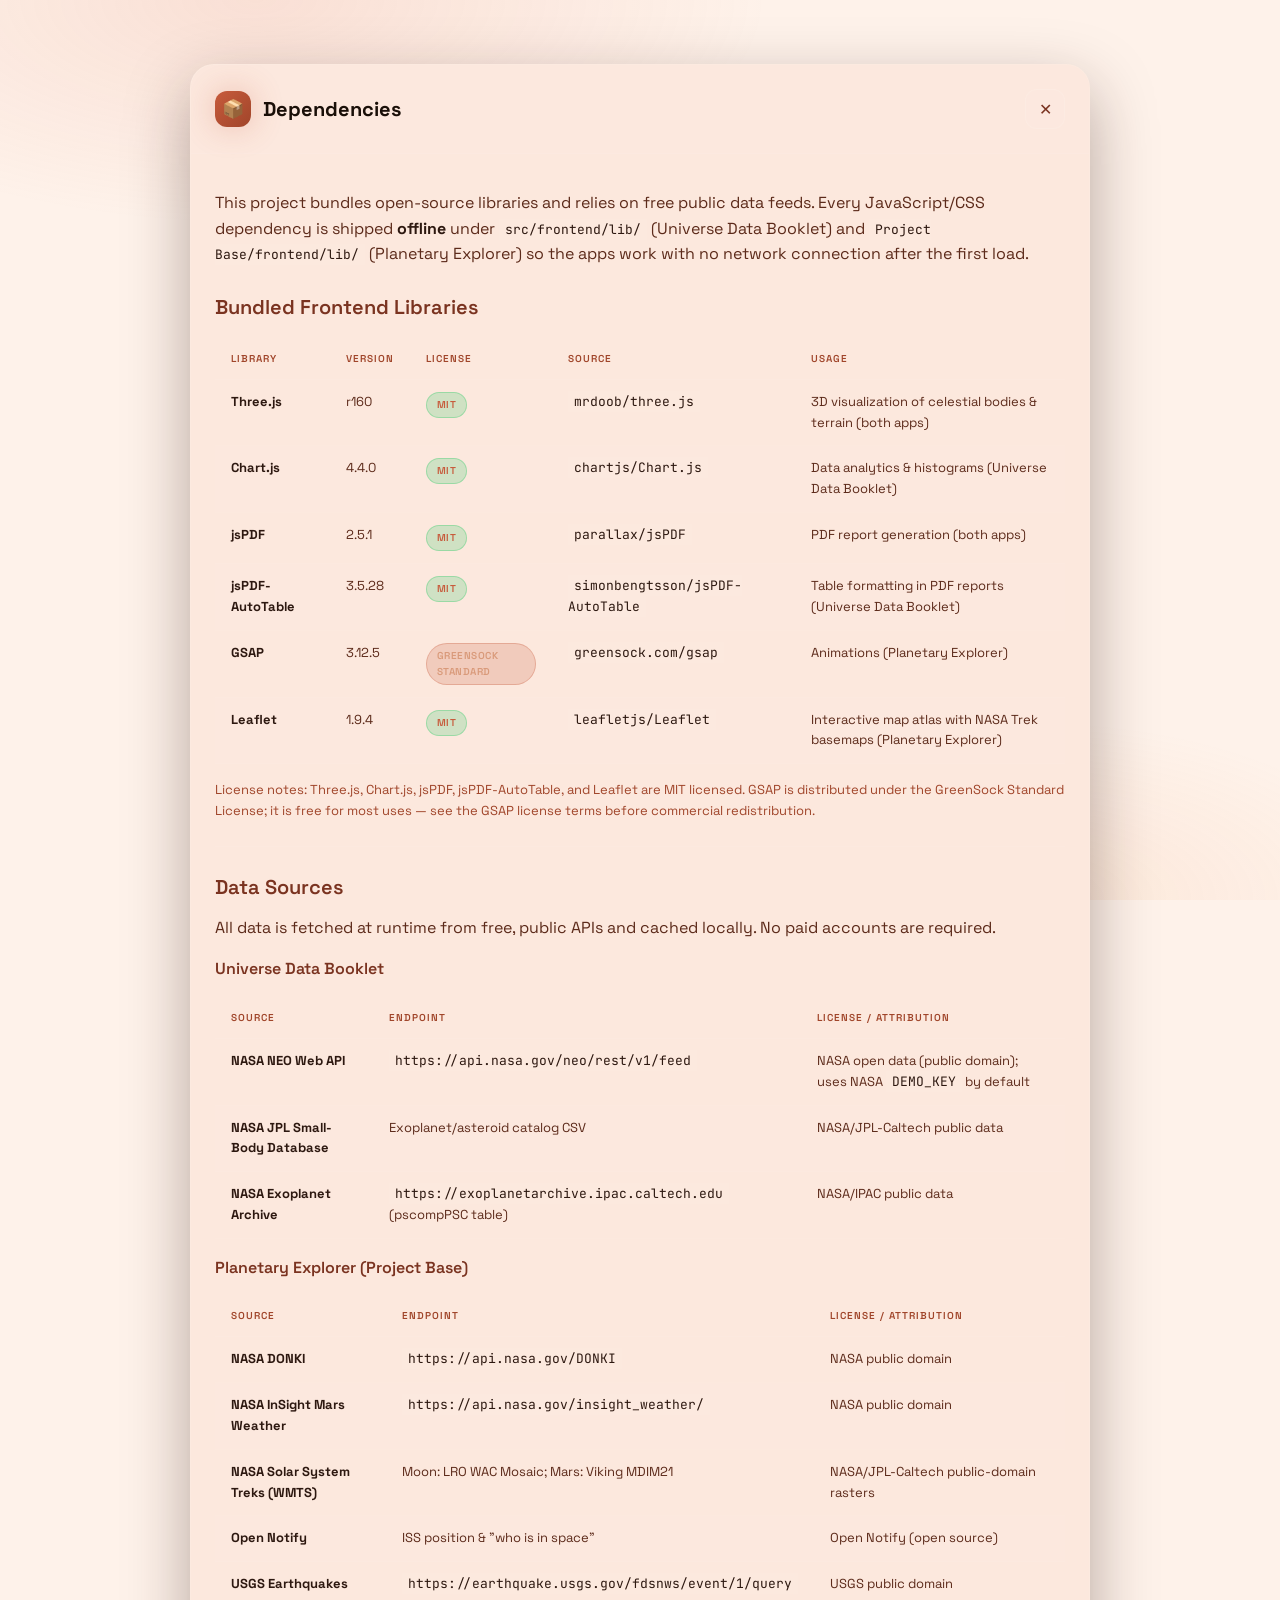
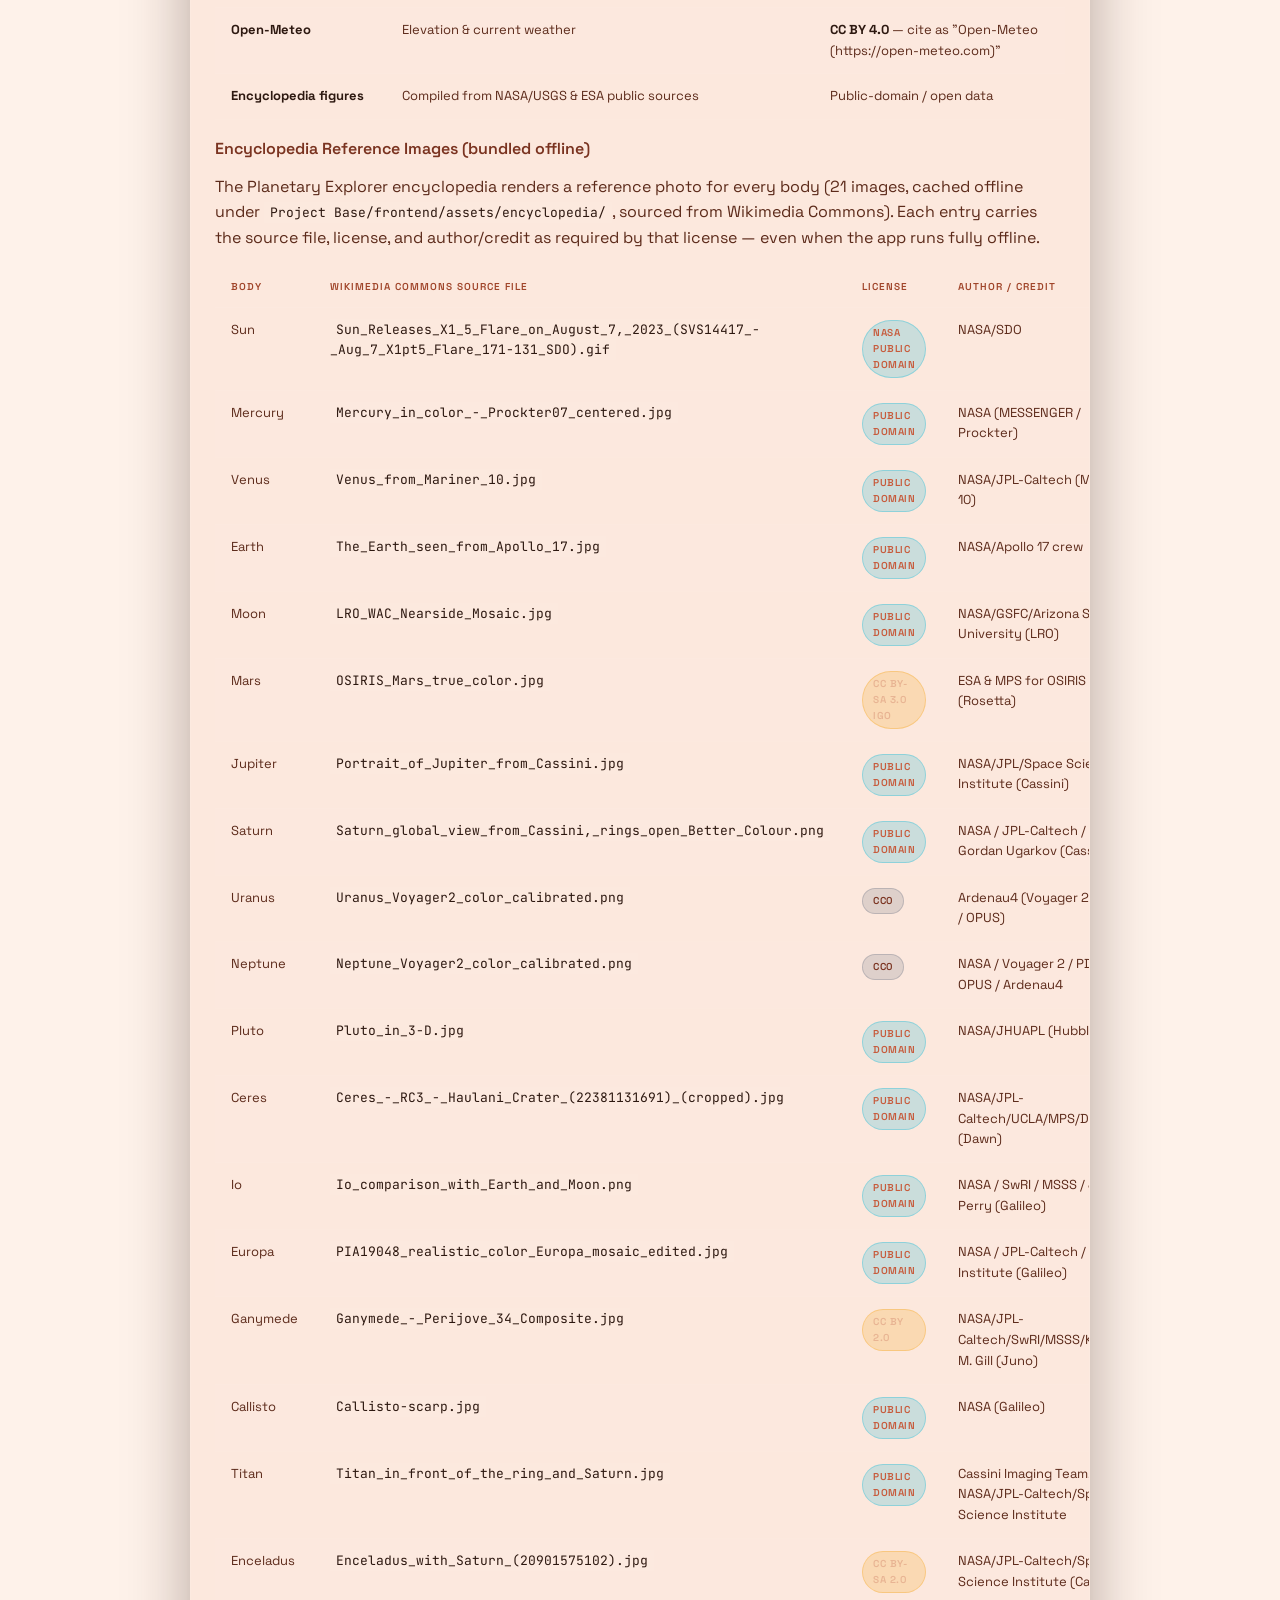
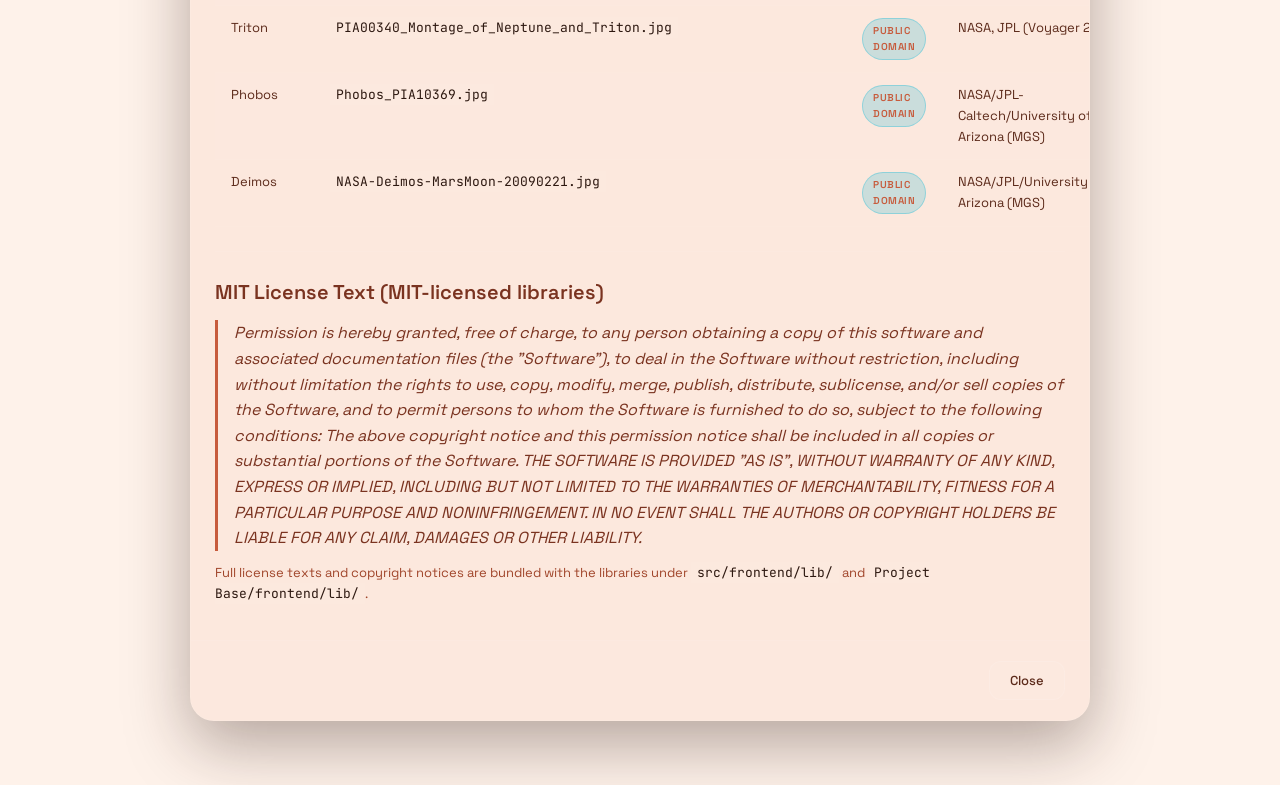
<file: src/frontend/dependencies.html>
<!DOCTYPE html>
<html lang="en">
<head>
  <meta charset="UTF-8">
  <meta name="viewport" content="width=device-width, initial-scale=1.0">
  <title>Dependencies — Universe Data Booklet</title>
  <link rel="preconnect" href="https://fonts.googleapis.com">
  <link rel="preconnect" href="https://fonts.gstatic.com" crossorigin>
  <link href="https://fonts.googleapis.com/css2?family=Space+Grotesk:wght@300;400;500;600;700&family=JetBrains+Mono:wght@400;500;600;700&display=swap" rel="stylesheet">
  <style>
    /* Mirrors src/frontend/style.css (terracotta theme) — self-contained subpage */
    :root {
      --color-space-950: #fef2ea;
      --color-space-900: #fce8dd;
      --color-space-850: #f5dcc8;
      --color-space-800: #f0c9b0;
      --color-space-750: #e8b493;
      --color-space-700: #d99a7a;
      --color-space-600: #c75b3c;
      --color-space-500: #a0452a;
      --color-space-400: #7a3320;
      --color-space-300: #5c2a1a;
      --color-space-200: #3d1f14;
      --color-space-100: #2d1810;
      --color-space-50: #1a0f08;

      --color-aurora-500: #a0452a;
      --color-aurora-400: #c75b3c;
      --color-aurora-300: #d99a7a;
      --color-aurora-200: #e8b493;
      --color-aurora-100: #f5dcc8;

      --color-nebula-500: #c75b3c;
      --color-nebula-400: #d99a7a;
      --color-nebula-300: #e8b493;

      --color-solar-400: #e8b493;
      --color-success-400: #c75b3c;
      --color-danger-400: #d99a7a;

      --font-display: 'Space Grotesk', system-ui, sans-serif;
      --font-mono: 'JetBrains Mono', monospace;
      --font-ui: 'Space Grotesk', system-ui, sans-serif;

      --shadow-md: 0 8px 24px rgba(45, 24, 16, 0.25);
      --shadow-lg: 0 16px 48px rgba(45, 24, 16, 0.3);
      --shadow-xl: 0 24px 64px rgba(45, 24, 16, 0.35);
      --shadow-glow-nebula: 0 0 32px rgba(199, 91, 60, 0.3);

      --radius-md: 12px;
      --radius-lg: 16px;
      --radius-xl: 24px;
      --radius-full: 9999px;

      --transition-base: 250ms cubic-bezier(0.4, 0, 0.2, 1);
      --transition-fast: 150ms cubic-bezier(0.4, 0, 0.2, 1);

      --z-modal-backdrop: 300;
      --z-modal: 400;
    }

    *, *::before, *::after { box-sizing: border-box; margin: 0; padding: 0; }

    html { font-size: 16px; scroll-behavior: smooth; -webkit-font-smoothing: antialiased; }

    body {
      font-family: var(--font-ui);
      background: var(--color-space-950);
      color: var(--color-space-50);
      line-height: 1.6;
      min-height: 100vh;
      overflow-x: hidden;
      position: relative;
      padding: 2rem 1rem;
    }

    body::before {
      content: '';
      position: fixed;
      inset: 0;
      background:
        radial-gradient(ellipse 80% 50% at 20% 0%, rgba(224, 122, 95, 0.15) 0%, transparent 50%),
        radial-gradient(ellipse 60% 40% at 80% 100%, rgba(244, 162, 97, 0.12) 0%, transparent 50%),
        radial-gradient(ellipse 40% 30% at 50% 50%, rgba(201, 130, 26, 0.08) 0%, transparent 50%);
      pointer-events: none;
      z-index: 0;
    }

    /* Popup backdrop + card */
    .subpage {
      position: relative;
      z-index: var(--z-modal);
      max-width: 900px;
      margin: 2rem auto;
      background: var(--color-space-900);
      border: 1px solid rgba(255, 255, 255, 0.08);
      border-radius: var(--radius-xl);
      box-shadow: var(--shadow-xl);
      overflow: hidden;
      display: flex;
      flex-direction: column;
      animation: slide-up var(--transition-base) var(--transition-bounce);
    }

    @keyframes slide-up {
      from { opacity: 0; transform: translateY(20px); }
      to { opacity: 1; transform: translateY(0); }
    }

    .subpage-header {
      display: flex;
      align-items: center;
      justify-content: space-between;
      padding: 1.5rem;
      border-bottom: 1px solid rgba(255, 255, 255, 0.06);
      background: rgba(255, 255, 255, 0.02);
    }

    .subpage-title {
      font-family: var(--font-display);
      font-size: 1.25rem;
      font-weight: 700;
      color: var(--color-space-50);
      display: flex;
      align-items: center;
      gap: 0.75rem;
      line-height: 1.2;
    }

    .subpage-title-icon {
      width: 36px;
      height: 36px;
      border-radius: var(--radius-md);
      display: flex;
      align-items: center;
      justify-content: center;
      font-size: 1.125rem;
      background: linear-gradient(135deg, var(--color-nebula-500), var(--color-aurora-500));
      box-shadow: var(--shadow-glow-nebula);
    }

    .subpage-close {
      display: flex;
      align-items: center;
      justify-content: center;
      width: 40px;
      height: 40px;
      border: 1px solid rgba(255, 255, 255, 0.1);
      border-radius: var(--radius-md);
      background: rgba(255, 255, 255, 0.03);
      color: var(--color-space-400);
      cursor: pointer;
      transition: var(--transition-fast);
      font-size: 1rem;
    }

    .subpage-close:hover {
      background: rgba(239, 68, 68, 0.2);
      border-color: rgba(239, 68, 68, 0.3);
      color: var(--color-danger-400);
      transform: rotate(90deg);
    }

    .subpage-body {
      flex: 1;
      overflow-y: auto;
      padding: 1.5rem;
    }

    .subpage-footer {
      display: flex;
      align-items: center;
      justify-content: flex-end;
      gap: 0.75rem;
      padding: 1.25rem 1.5rem;
      border-top: 1px solid rgba(255, 255, 255, 0.06);
      background: rgba(255, 255, 255, 0.02);
    }

    /* Typography */
    h1 { font-family: var(--font-display); font-weight: 700; font-size: clamp(1.5rem, 4vw, 2rem); line-height: 1.2; margin: 1rem 0 0.5rem; color: var(--color-space-50); }
    h2 { font-family: var(--font-display); font-weight: 600; font-size: 1.25rem; color: var(--color-space-400); margin: 1.5rem 0 0.75rem; }
    h3 { font-family: var(--font-display); font-weight: 600; font-size: 1rem; color: var(--color-space-400); margin: 1rem 0 0.5rem; }
    p { margin: 0.75rem 0; color: var(--color-space-300); }
    ul, ol { margin: 0.75rem 0 0.75rem 1.5rem; color: var(--color-space-300); }
    li { margin: 0.35rem 0; }
    strong { color: var(--color-space-100); }
    a { color: var(--color-aurora-400); text-decoration: none; border-bottom: 1px solid rgba(199, 91, 60, 0.3); }
    a:hover { color: var(--color-nebula-500); border-bottom-color: var(--color-nebula-500); }
    code { font-family: var(--font-mono); font-size: 0.8125rem; background: rgba(255, 255, 255, 0.03); padding: 0.125rem 0.375rem; border-radius: var(--radius-xs); color: var(--color-space-100); }
    blockquote { border-left: 3px solid var(--color-nebula-500); padding-left: 1rem; margin: 0.75rem 0; color: var(--color-space-400); font-style: italic; }

    /* Tables */
    table { width: 100%; border-collapse: collapse; font-size: 0.8125rem; margin: 1rem 0; }
    th { text-align: left; padding: 0.75rem 1rem; font-family: var(--font-ui); font-size: 0.625rem; font-weight: 600; text-transform: uppercase; letter-spacing: 0.1em; color: var(--color-space-500); border-bottom: 1px solid rgba(255, 255, 255, 0.06); }
    td { padding: 0.75rem 1rem; border-bottom: 1px solid rgba(255, 255, 255, 0.04); color: var(--color-space-300); vertical-align: top; }
    tr:nth-child(even) td { background: rgba(255, 255, 255, 0.02); }

    /* Badges */
    .badge {
      display: inline-flex; align-items: center; gap: 0.25rem; padding: 0.25rem 0.625rem;
      border-radius: var(--radius-full); font-size: 0.625rem; font-weight: 600; text-transform: uppercase; letter-spacing: 0.05em;
    }
    .badge-mit { background: rgba(34, 197, 94, 0.2); color: var(--color-success-400); border: 1px solid rgba(34, 197, 94, 0.3); }
    .badge-cc-by { background: rgba(245, 158, 11, 0.2); color: var(--color-solar-400); border: 1px solid rgba(245, 158, 11, 0.3); }
    .badge-cc0 { background: rgba(107, 114, 128, 0.2); color: var(--color-space-400); border: 1px solid rgba(107, 114, 128, 0.3); }
    .badge-pd { background: rgba(6, 182, 212, 0.2); color: var(--color-aurora-400); border: 1px solid rgba(6, 182, 212, 0.3); }
    .badge-gsap { background: rgba(199, 91, 60, 0.2); color: var(--color-nebula-400); border: 1px solid rgba(199, 91, 60, 0.3); }

    /* Buttons */
    .btn {
      display: inline-flex; align-items: center; justify-content: center; gap: 0.5rem;
      padding: 0.625rem 1.25rem; border: 1px solid transparent; border-radius: var(--radius-md);
      font-family: var(--font-ui); font-size: 0.8125rem; font-weight: 500; cursor: pointer;
      transition: var(--transition-fast); white-space: nowrap;
    }
    .btn-secondary {
      background: rgba(255, 255, 255, 0.05); border-color: rgba(255, 255, 255, 0.1); color: var(--color-space-300);
    }
    .btn-secondary:hover { background: rgba(255, 255, 255, 0.1); border-color: rgba(255, 255, 255, 0.2); color: var(--color-space-100); }

    .muted { font-size: 0.8125rem; color: var(--color-space-500); }

    hr { border: none; border-top: 1px solid rgba(255, 255, 255, 0.06); margin: 1.5rem 0; }

    @media (max-width: 640px) {
      body { padding: 1rem 0.75rem; }
      .subpage { margin: 1rem auto; border-radius: var(--radius-lg); }
      .subpage-header, .subpage-body, .subpage-footer { padding: 1rem; }
    }
  </style>
</head>
<body>

  <div class="subpage">
    <header class="subpage-header">
      <div class="subpage-title">
        <span class="subpage-title-icon" aria-hidden="true">📦</span>
        Dependencies
      </div>
      <button class="subpage-close" aria-label="Close dependencies" onclick="window.close()">✕</button>
    </header>

    <div class="subpage-body">
      <p>This project bundles open-source libraries and relies on free public data feeds. Every JavaScript/CSS dependency is shipped <strong>offline</strong> under <code>src/frontend/lib/</code> (Universe Data Booklet) and <code>Project Base/frontend/lib/</code> (Planetary Explorer) so the apps work with no network connection after the first load.</p>

      <h2>Bundled Frontend Libraries</h2>
      <table>
        <thead>
          <tr><th>Library</th><th>Version</th><th>License</th><th>Source</th><th>Usage</th></tr>
        </thead>
        <tbody>
          <tr>
            <td><strong>Three.js</strong></td><td>r160</td><td><span class="badge badge-mit">MIT</span></td><td><code>mrdoob/three.js</code></td><td>3D visualization of celestial bodies & terrain (both apps)</td>
          </tr>
          <tr>
            <td><strong>Chart.js</strong></td><td>4.4.0</td><td><span class="badge badge-mit">MIT</span></td><td><code>chartjs/Chart.js</code></td><td>Data analytics & histograms (Universe Data Booklet)</td>
          </tr>
          <tr>
            <td><strong>jsPDF</strong></td><td>2.5.1</td><td><span class="badge badge-mit">MIT</span></td><td><code>parallax/jsPDF</code></td><td>PDF report generation (both apps)</td>
          </tr>
          <tr>
            <td><strong>jsPDF-AutoTable</strong></td><td>3.5.28</td><td><span class="badge badge-mit">MIT</span></td><td><code>simonbengtsson/jsPDF-AutoTable</code></td><td>Table formatting in PDF reports (Universe Data Booklet)</td>
          </tr>
          <tr>
            <td><strong>GSAP</strong></td><td>3.12.5</td><td><span class="badge badge-gsap">GreenSock Standard</span></td><td><code>greensock.com/gsap</code></td><td>Animations (Planetary Explorer)</td>
          </tr>
          <tr>
            <td><strong>Leaflet</strong></td><td>1.9.4</td><td><span class="badge badge-mit">MIT</span></td><td><code>leafletjs/Leaflet</code></td><td>Interactive map atlas with NASA Trek basemaps (Planetary Explorer)</td>
          </tr>
        </tbody>
      </table>
      <p class="muted">License notes: Three.js, Chart.js, jsPDF, jsPDF-AutoTable, and Leaflet are MIT licensed. GSAP is distributed under the GreenSock Standard License; it is free for most uses — see the GSAP license terms before commercial redistribution.</p>

      <hr>

      <h2>Data Sources</h2>
      <p>All data is fetched at runtime from free, public APIs and cached locally. No paid accounts are required.</p>

      <h3>Universe Data Booklet</h3>
      <table>
        <thead><tr><th>Source</th><th>Endpoint</th><th>License / Attribution</th></tr></thead>
        <tbody>
          <tr><td><strong>NASA NEO Web API</strong></td><td><code>https://api.nasa.gov/neo/rest/v1/feed</code></td><td>NASA open data (public domain); uses NASA <code>DEMO_KEY</code> by default</td></tr>
          <tr><td><strong>NASA JPL Small-Body Database</strong></td><td>Exoplanet/asteroid catalog CSV</td><td>NASA/JPL-Caltech public data</td></tr>
          <tr><td><strong>NASA Exoplanet Archive</strong></td><td><code>https://exoplanetarchive.ipac.caltech.edu</code> (pscompPSC table)</td><td>NASA/IPAC public data</td></tr>
        </tbody>
      </table>

      <h3>Planetary Explorer (Project Base)</h3>
      <table>
        <thead><tr><th>Source</th><th>Endpoint</th><th>License / Attribution</th></tr></thead>
        <tbody>
          <tr><td><strong>NASA DONKI</strong></td><td><code>https://api.nasa.gov/DONKI</code></td><td>NASA public domain</td></tr>
          <tr><td><strong>NASA InSight Mars Weather</strong></td><td><code>https://api.nasa.gov/insight_weather/</code></td><td>NASA public domain</td></tr>
          <tr><td><strong>NASA Solar System Treks (WMTS)</strong></td><td>Moon: LRO WAC Mosaic; Mars: Viking MDIM21</td><td>NASA/JPL-Caltech public-domain rasters</td></tr>
          <tr><td><strong>Open Notify</strong></td><td>ISS position & "who is in space"</td><td>Open Notify (open source)</td></tr>
          <tr><td><strong>USGS Earthquakes</strong></td><td><code>https://earthquake.usgs.gov/fdsnws/event/1/query</code></td><td>USGS public domain</td></tr>
          <tr><td><strong>Open-Meteo</strong></td><td>Elevation & current weather</td><td><strong>CC BY 4.0</strong> — cite as "Open-Meteo (https://open-meteo.com)"</td></tr>
          <tr><td><strong>Encyclopedia figures</strong></td><td>Compiled from NASA/USGS & ESA public sources</td><td>Public-domain / open data</td></tr>
        </tbody>
      </table>

      <h3>Encyclopedia Reference Images (bundled offline)</h3>
      <p>The Planetary Explorer encyclopedia renders a reference photo for every body (21 images, cached offline under <code>Project Base/frontend/assets/encyclopedia/</code>, sourced from Wikimedia Commons). Each entry carries the source file, license, and author/credit as required by that license — even when the app runs fully offline.</p>
      <table>
        <thead><tr><th>Body</th><th>Wikimedia Commons source file</th><th>License</th><th>Author / Credit</th></tr></thead>
        <tbody>
          <tr><td>Sun</td><td><code>Sun_Releases_X1_5_Flare_on_August_7,_2023_(SVS14417_-_Aug_7_X1pt5_Flare_171-131_SDO).gif</code></td><td><span class="badge badge-pd">NASA public domain</span></td><td>NASA/SDO</td></tr>
          <tr><td>Mercury</td><td><code>Mercury_in_color_-_Prockter07_centered.jpg</code></td><td><span class="badge badge-pd">Public domain</span></td><td>NASA (MESSENGER / Prockter)</td></tr>
          <tr><td>Venus</td><td><code>Venus_from_Mariner_10.jpg</code></td><td><span class="badge badge-pd">Public domain</span></td><td>NASA/JPL-Caltech (Mariner 10)</td></tr>
          <tr><td>Earth</td><td><code>The_Earth_seen_from_Apollo_17.jpg</code></td><td><span class="badge badge-pd">Public domain</span></td><td>NASA/Apollo 17 crew</td></tr>
          <tr><td>Moon</td><td><code>LRO_WAC_Nearside_Mosaic.jpg</code></td><td><span class="badge badge-pd">Public domain</span></td><td>NASA/GSFC/Arizona State University (LRO)</td></tr>
          <tr><td>Mars</td><td><code>OSIRIS_Mars_true_color.jpg</code></td><td><span class="badge badge-cc-by">CC BY-SA 3.0 IGO</span></td><td>ESA & MPS for OSIRIS Team (Rosetta)</td></tr>
          <tr><td>Jupiter</td><td><code>Portrait_of_Jupiter_from_Cassini.jpg</code></td><td><span class="badge badge-pd">Public domain</span></td><td>NASA/JPL/Space Science Institute (Cassini)</td></tr>
          <tr><td>Saturn</td><td><code>Saturn_global_view_from_Cassini,_rings_open_Better_Colour.png</code></td><td><span class="badge badge-pd">Public domain</span></td><td>NASA / JPL-Caltech / SSI / Gordan Ugarkov (Cassini)</td></tr>
          <tr><td>Uranus</td><td><code>Uranus_Voyager2_color_calibrated.png</code></td><td><span class="badge badge-cc0">CC0</span></td><td>Ardenau4 (Voyager 2 / PDS / OPUS)</td></tr>
          <tr><td>Neptune</td><td><code>Neptune_Voyager2_color_calibrated.png</code></td><td><span class="badge badge-cc0">CC0</span></td><td>NASA / Voyager 2 / PDS / OPUS / Ardenau4</td></tr>
          <tr><td>Pluto</td><td><code>Pluto_in_3-D.jpg</code></td><td><span class="badge badge-pd">Public domain</span></td><td>NASA/JHUAPL (Hubble)</td></tr>
          <tr><td>Ceres</td><td><code>Ceres_-_RC3_-_Haulani_Crater_(22381131691)_(cropped).jpg</code></td><td><span class="badge badge-pd">Public domain</span></td><td>NASA/JPL-Caltech/UCLA/MPS/DLR/PSI (Dawn)</td></tr>
          <tr><td>Io</td><td><code>Io_comparison_with_Earth_and_Moon.png</code></td><td><span class="badge badge-pd">Public domain</span></td><td>NASA / SwRI / MSSS / Jason Perry (Galileo)</td></tr>
          <tr><td>Europa</td><td><code>PIA19048_realistic_color_Europa_mosaic_edited.jpg</code></td><td><span class="badge badge-pd">Public domain</span></td><td>NASA / JPL-Caltech / SETI Institute (Galileo)</td></tr>
          <tr><td>Ganymede</td><td><code>Ganymede_-_Perijove_34_Composite.jpg</code></td><td><span class="badge badge-cc-by">CC BY 2.0</span></td><td>NASA/JPL-Caltech/SwRI/MSSS/Kevin M. Gill (Juno)</td></tr>
          <tr><td>Callisto</td><td><code>Callisto-scarp.jpg</code></td><td><span class="badge badge-pd">Public domain</span></td><td>NASA (Galileo)</td></tr>
          <tr><td>Titan</td><td><code>Titan_in_front_of_the_ring_and_Saturn.jpg</code></td><td><span class="badge badge-pd">Public domain</span></td><td>Cassini Imaging Team, NASA/JPL-Caltech/Space Science Institute</td></tr>
          <tr><td>Enceladus</td><td><code>Enceladus_with_Saturn_(20901575102).jpg</code></td><td><span class="badge badge-cc-by">CC BY-SA 2.0</span></td><td>NASA/JPL-Caltech/Space Science Institute (Cassini)</td></tr>
          <tr><td>Triton</td><td><code>PIA00340_Montage_of_Neptune_and_Triton.jpg</code></td><td><span class="badge badge-pd">Public domain</span></td><td>NASA, JPL (Voyager 2)</td></tr>
          <tr><td>Phobos</td><td><code>Phobos_PIA10369.jpg</code></td><td><span class="badge badge-pd">Public domain</span></td><td>NASA/JPL-Caltech/University of Arizona (MGS)</td></tr>
          <tr><td>Deimos</td><td><code>NASA-Deimos-MarsMoon-20090221.jpg</code></td><td><span class="badge badge-pd">Public domain</span></td><td>NASA/JPL/University of Arizona (MGS)</td></tr>
        </tbody>
      </table>

      <hr>

      <h2>MIT License Text (MIT-licensed libraries)</h2>
      <blockquote>Permission is hereby granted, free of charge, to any person obtaining a copy of this software and associated documentation files (the "Software"), to deal in the Software without restriction, including without limitation the rights to use, copy, modify, merge, publish, distribute, sublicense, and/or sell copies of the Software, and to permit persons to whom the Software is furnished to do so, subject to the following conditions: The above copyright notice and this permission notice shall be included in all copies or substantial portions of the Software. THE SOFTWARE IS PROVIDED "AS IS", WITHOUT WARRANTY OF ANY KIND, EXPRESS OR IMPLIED, INCLUDING BUT NOT LIMITED TO THE WARRANTIES OF MERCHANTABILITY, FITNESS FOR A PARTICULAR PURPOSE AND NONINFRINGEMENT. IN NO EVENT SHALL THE AUTHORS OR COPYRIGHT HOLDERS BE LIABLE FOR ANY CLAIM, DAMAGES OR OTHER LIABILITY.</blockquote>

      <p class="muted">Full license texts and copyright notices are bundled with the libraries under <code>src/frontend/lib/</code> and <code>Project Base/frontend/lib/</code>.</p>
    </div>

    <footer class="subpage-footer">
      <button class="btn btn-secondary" onclick="window.close()">Close</button>
    </footer>
  </div>

</body>
</html>
</file>
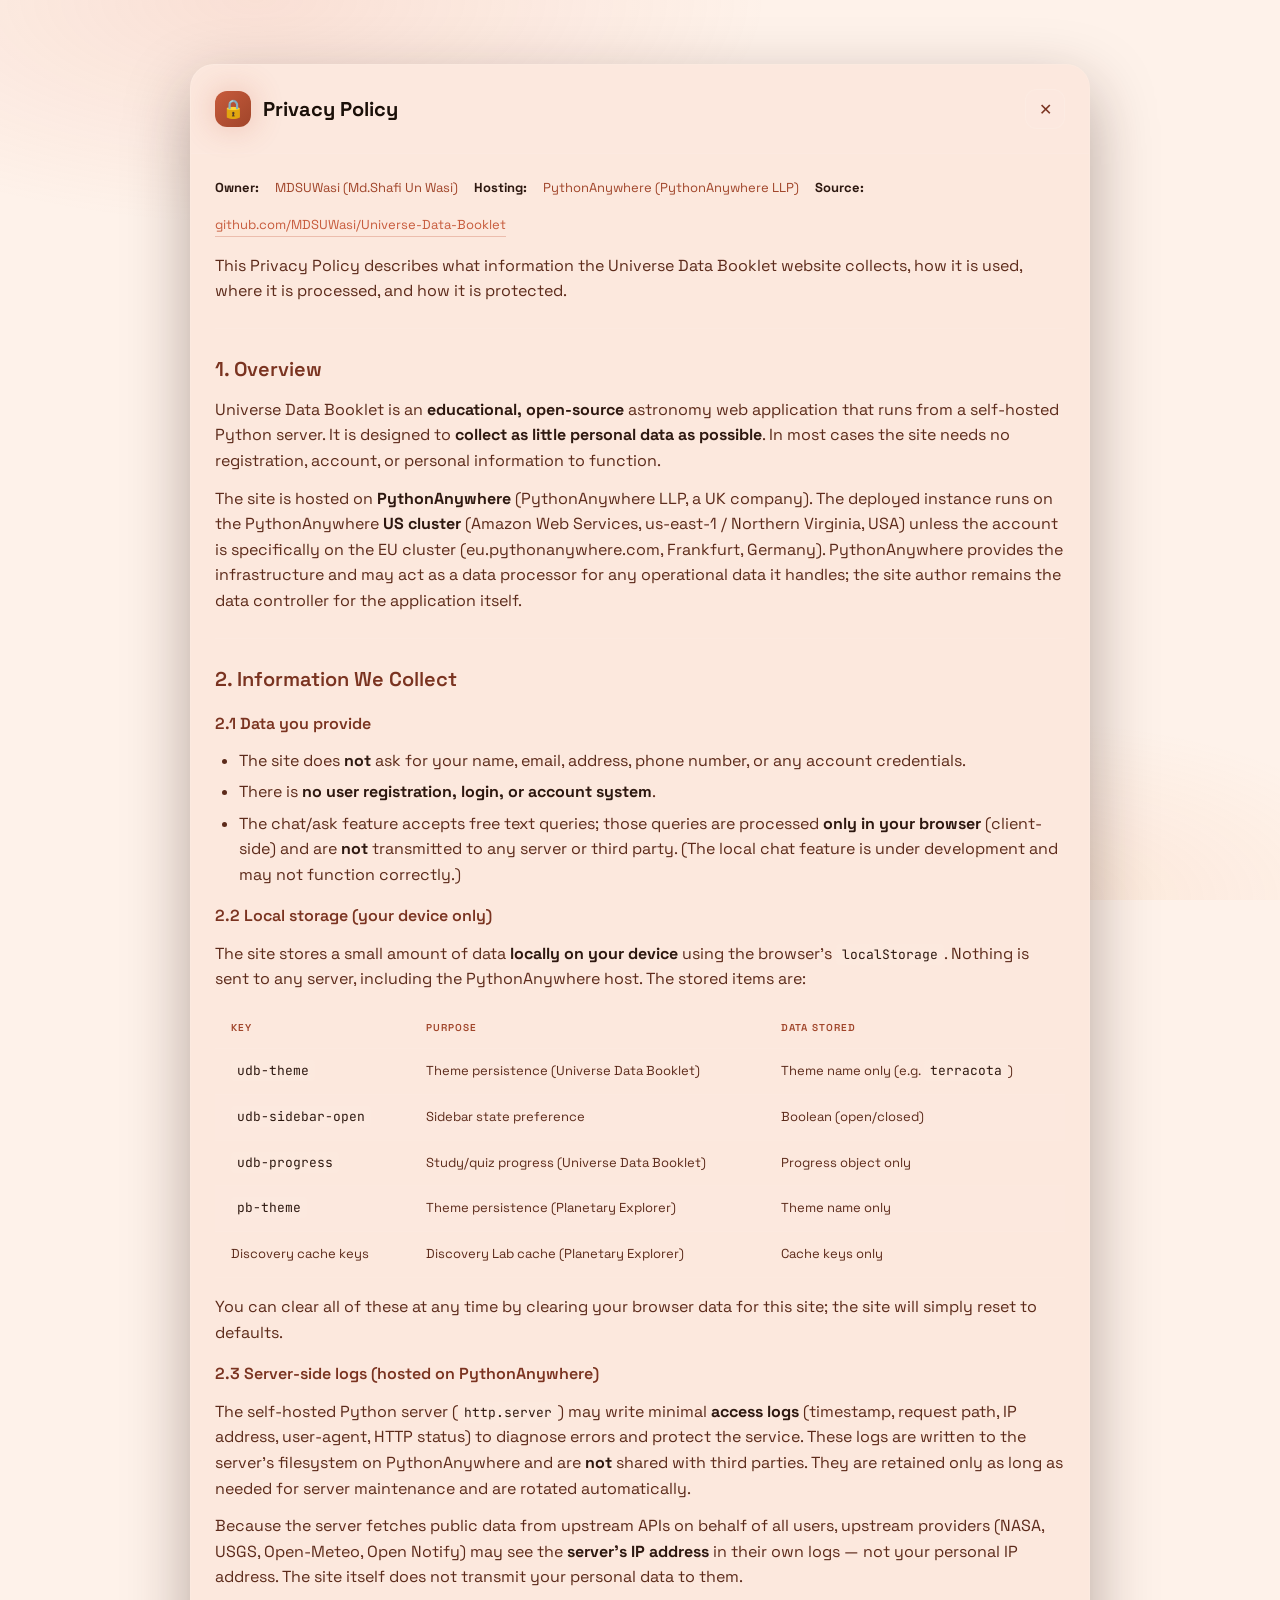
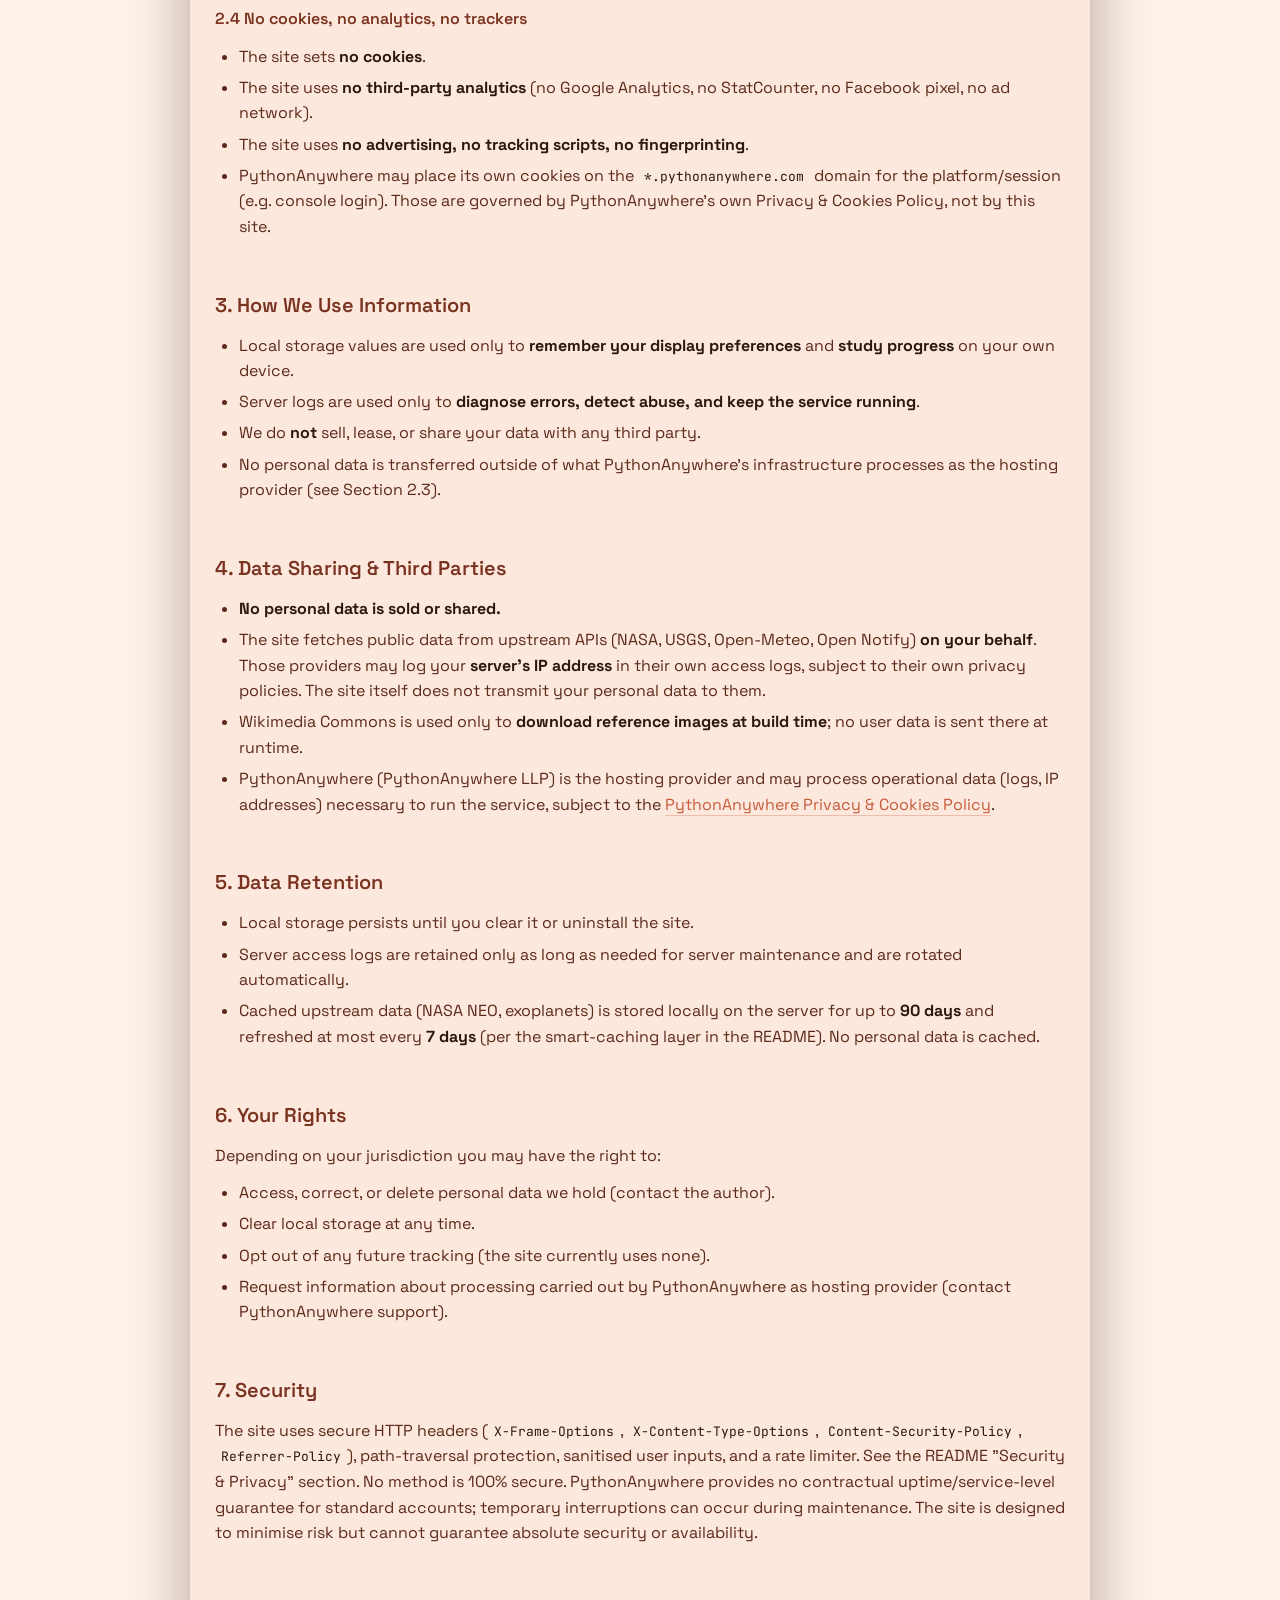
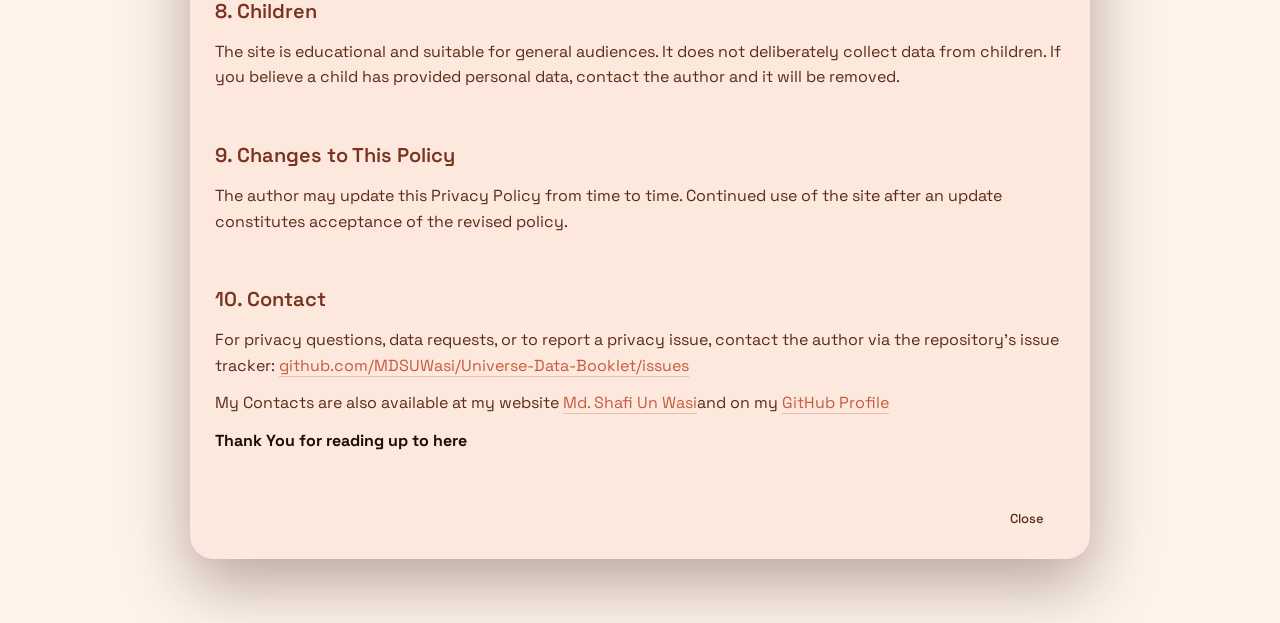
<file: src/frontend/privacy.html>
<!DOCTYPE html>
<html lang="en">
<head>
  <meta charset="UTF-8">
  <meta name="viewport" content="width=device-width, initial-scale=1.0">
  <title>Privacy Policy — Universe Data Booklet</title>
  <link rel="preconnect" href="https://fonts.googleapis.com">
  <link rel="preconnect" href="https://fonts.gstatic.com" crossorigin>
  <link href="https://fonts.googleapis.com/css2?family=Space+Grotesk:wght@300;400;500;600;700&family=JetBrains+Mono:wght@400;500;600;700&display=swap" rel="stylesheet">
  <style>
    :root {
      --color-space-950: #fef2ea;
      --color-space-900: #fce8dd;
      --color-space-850: #f5dcc8;
      --color-space-800: #f0c9b0;
      --color-space-750: #e8b493;
      --color-space-700: #d99a7a;
      --color-space-600: #c75b3c;
      --color-space-500: #a0452a;
      --color-space-400: #7a3320;
      --color-space-300: #5c2a1a;
      --color-space-200: #3d1f14;
      --color-space-100: #2d1810;
      --color-space-50: #1a0f08;

      --color-aurora-500: #a0452a;
      --color-aurora-400: #c75b3c;
      --color-aurora-300: #d99a7a;
      --color-aurora-200: #e8b493;
      --color-aurora-100: #f5dcc8;

      --color-nebula-500: #c75b3c;
      --color-nebula-400: #d99a7a;
      --color-nebula-300: #e8b493;

      --color-solar-400: #e8b493;
      --color-success-400: #c75b3c;
      --color-danger-400: #d99a7a;

      --font-display: 'Space Grotesk', system-ui, sans-serif;
      --font-mono: 'JetBrains Mono', monospace;
      --font-ui: 'Space Grotesk', system-ui, sans-serif;

      --shadow-md: 0 8px 24px rgba(45, 24, 16, 0.25);
      --shadow-lg: 0 16px 48px rgba(45, 24, 16, 0.3);
      --shadow-xl: 0 24px 64px rgba(45, 24, 16, 0.35);
      --shadow-glow-nebula: 0 0 32px rgba(199, 91, 60, 0.3);

      --radius-md: 12px;
      --radius-lg: 16px;
      --radius-xl: 24px;
      --radius-full: 9999px;

      --transition-base: 250ms cubic-bezier(0.4, 0, 0.2, 1);
      --transition-fast: 150ms cubic-bezier(0.4, 0, 0.2, 1);
    }

    *, *::before, *::after { box-sizing: border-box; margin: 0; padding: 0; }

    html { font-size: 16px; scroll-behavior: smooth; -webkit-font-smoothing: antialiased; }

    body {
      font-family: var(--font-ui);
      background: var(--color-space-950);
      color: var(--color-space-50);
      line-height: 1.6;
      min-height: 100vh;
      overflow-x: hidden;
      position: relative;
      padding: 2rem 1rem;
    }

    body::before {
      content: '';
      position: fixed;
      inset: 0;
      background:
        radial-gradient(ellipse 80% 50% at 20% 0%, rgba(224, 122, 95, 0.15) 0%, transparent 50%),
        radial-gradient(ellipse 60% 40% at 80% 100%, rgba(244, 162, 97, 0.12) 0%, transparent 50%),
        radial-gradient(ellipse 40% 30% at 50% 50%, rgba(201, 130, 26, 0.08) 0%, transparent 50%);
      pointer-events: none;
      z-index: 0;
    }

    .subpage {
      position: relative;
      z-index: 400;
      max-width: 900px;
      margin: 2rem auto;
      background: var(--color-space-900);
      border: 1px solid rgba(255, 255, 255, 0.08);
      border-radius: var(--radius-xl);
      box-shadow: var(--shadow-xl);
      overflow: hidden;
      display: flex;
      flex-direction: column;
      animation: slide-up var(--transition-base) var(--transition-bounce);
    }

    @keyframes slide-up {
      from { opacity: 0; transform: translateY(20px); }
      to { opacity: 1; transform: translateY(0); }
    }

    .subpage-header {
      display: flex;
      align-items: center;
      justify-content: space-between;
      padding: 1.5rem;
      border-bottom: 1px solid rgba(255, 255, 255, 0.06);
      background: rgba(255, 255, 255, 0.02);
    }

    .subpage-title {
      font-family: var(--font-display);
      font-size: 1.25rem;
      font-weight: 700;
      color: var(--color-space-50);
      display: flex;
      align-items: center;
      gap: 0.75rem;
      line-height: 1.2;
    }

    .subpage-title-icon {
      width: 36px;
      height: 36px;
      border-radius: var(--radius-md);
      display: flex;
      align-items: center;
      justify-content: center;
      font-size: 1.125rem;
      background: linear-gradient(135deg, var(--color-nebula-500), var(--color-aurora-500));
      box-shadow: var(--shadow-glow-nebula);
    }

    .subpage-close {
      display: flex;
      align-items: center;
      justify-content: center;
      width: 40px;
      height: 40px;
      border: 1px solid rgba(255, 255, 255, 0.1);
      border-radius: var(--radius-md);
      background: rgba(255, 255, 255, 0.03);
      color: var(--color-space-400);
      cursor: pointer;
      transition: var(--transition-fast);
      font-size: 1rem;
    }

    .subpage-close:hover {
      background: rgba(239, 68, 68, 0.2);
      border-color: rgba(239, 68, 68, 0.3);
      color: var(--color-danger-400);
      transform: rotate(90deg);
    }

    .subpage-body {
      flex: 1;
      overflow-y: auto;
      padding: 1.5rem;
    }

    .subpage-footer {
      display: flex;
      align-items: center;
      justify-content: flex-end;
      gap: 0.75rem;
      padding: 1.25rem 1.5rem;
      border-top: 1px solid rgba(255, 255, 255, 0.06);
      background: rgba(255, 255, 255, 0.02);
    }

    h1 { font-family: var(--font-display); font-weight: 700; font-size: clamp(1.5rem, 4vw, 2rem); line-height: 1.2; margin: 1rem 0 0.5rem; color: var(--color-space-50); }
    h2 { font-family: var(--font-display); font-weight: 600; font-size: 1.25rem; color: var(--color-space-400); margin: 1.5rem 0 0.75rem; }
    h3 { font-family: var(--font-display); font-weight: 600; font-size: 1rem; color: var(--color-space-400); margin: 1rem 0 0.5rem; }
    p { margin: 0.75rem 0; color: var(--color-space-300); }
    ul, ol { margin: 0.75rem 0 0.75rem 1.5rem; color: var(--color-space-300); }
    li { margin: 0.35rem 0; }
    strong { color: var(--color-space-100); }
    a { color: var(--color-aurora-400); text-decoration: none; border-bottom: 1px solid rgba(199, 91, 60, 0.3); }
    a:hover { color: var(--color-nebula-500); border-bottom-color: var(--color-nebula-500); }
    code { font-family: var(--font-mono); font-size: 0.8125rem; background: rgba(255, 255, 255, 0.03); padding: 0.125rem 0.375rem; border-radius: 4px; color: var(--color-space-100); }
    blockquote { border-left: 3px solid var(--color-nebula-500); padding-left: 1rem; margin: 0.75rem 0; color: var(--color-space-400); font-style: italic; }

    table { width: 100%; border-collapse: collapse; font-size: 0.8125rem; margin: 1rem 0; }
    th { text-align: left; padding: 0.75rem 1rem; font-family: var(--font-ui); font-size: 0.625rem; font-weight: 600; text-transform: uppercase; letter-spacing: 0.1em; color: var(--color-space-500); border-bottom: 1px solid rgba(255, 255, 255, 0.06); }
    td { padding: 0.75rem 1rem; border-bottom: 1px solid rgba(255, 255, 255, 0.04); color: var(--color-space-300); vertical-align: top; }
    tr:nth-child(even) td { background: rgba(255, 255, 255, 0.02); }

    .btn {
      display: inline-flex; align-items: center; justify-content: center; gap: 0.5rem;
      padding: 0.625rem 1.25rem; border: 1px solid transparent; border-radius: var(--radius-md);
      font-family: var(--font-ui); font-size: 0.8125rem; font-weight: 500; cursor: pointer;
      transition: var(--transition-fast); white-space: nowrap;
    }
    .btn-secondary {
      background: rgba(255, 255, 255, 0.05); border-color: rgba(255, 255, 255, 0.1); color: var(--color-space-300);
    }
    .btn-secondary:hover { background: rgba(255, 255, 255, 0.1); border-color: rgba(255, 255, 255, 0.2); color: var(--color-space-100); }

    .muted { font-size: 0.8125rem; color: var(--color-space-500); }

    hr { border: none; border-top: 1px solid rgba(255, 255, 255, 0.06); margin: 1.5rem 0; }

    .meta { font-size: 0.8125rem; color: var(--color-space-500); display: flex; gap: 1rem; flex-wrap: wrap; margin-bottom: 1rem; }

    @media (max-width: 640px) {
      body { padding: 1rem 0.75rem; }
      .subpage { margin: 1rem auto; border-radius: var(--radius-lg); }
      .subpage-header, .subpage-body, .subpage-footer { padding: 1rem; }
    }
  </style>
</head>
<body>

  <div class="subpage">
    <header class="subpage-header">
      <div class="subpage-title">
        <span class="subpage-title-icon" aria-hidden="true">🔒</span>
        Privacy Policy
      </div>
      <button class="subpage-close" aria-label="Close privacy" onclick="window.close()">✕</button>
    </header>

    <div class="subpage-body">
      <div class="meta">
        <strong>Owner:</strong> MDSUWasi (Md.Shafi Un Wasi)<br>
        <strong>Hosting:</strong> PythonAnywhere (PythonAnywhere LLP)<br>
        <strong>Source:</strong> <a href="https://github.com/MDSUWasi/Universe-Data-Booklet" target="_blank" rel="noopener">github.com/MDSUWasi/Universe-Data-Booklet</a>
      </div>

      <p>This Privacy Policy describes what information the Universe Data Booklet website collects, how it is used, where it is processed, and how it is protected.</p>

      <hr>

      <h2>1. Overview</h2>
      <p>Universe Data Booklet is an <strong>educational, open-source</strong> astronomy web application that runs from a self-hosted Python server. It is designed to <strong>collect as little personal data as possible</strong>. In most cases the site needs no registration, account, or personal information to function.</p>
      <p>The site is hosted on <strong>PythonAnywhere</strong> (PythonAnywhere LLP, a UK company). The deployed instance runs on the PythonAnywhere <strong>US cluster</strong> (Amazon Web Services, us-east-1 / Northern Virginia, USA) unless the account is specifically on the EU cluster (eu.pythonanywhere.com, Frankfurt, Germany). PythonAnywhere provides the infrastructure and may act as a data processor for any operational data it handles; the site author remains the data controller for the application itself.</p>

      <hr>

      <h2>2. Information We Collect</h2>

      <h3>2.1 Data you provide</h3>
      <ul>
        <li>The site does <strong>not</strong> ask for your name, email, address, phone number, or any account credentials.</li>
        <li>There is <strong>no user registration, login, or account system</strong>.</li>
        <li>The chat/ask feature accepts free text queries; those queries are processed <strong>only in your browser</strong> (client-side) and are <strong>not</strong> transmitted to any server or third party. (The local chat feature is under development and may not function correctly.)</li>
      </ul>

      <h3>2.2 Local storage (your device only)</h3>
      <p>The site stores a small amount of data <strong>locally on your device</strong> using the browser's <code>localStorage</code>. Nothing is sent to any server, including the PythonAnywhere host. The stored items are:</p>
      <table>
        <thead><tr><th>Key</th><th>Purpose</th><th>Data stored</th></tr></thead>
        <tbody>
          <tr><td><code>udb-theme</code></td><td>Theme persistence (Universe Data Booklet)</td><td>Theme name only (e.g. <code>terracota</code>)</td></tr>
          <tr><td><code>udb-sidebar-open</code></td><td>Sidebar state preference</td><td>Boolean (open/closed)</td></tr>
          <tr><td><code>udb-progress</code></td><td>Study/quiz progress (Universe Data Booklet)</td><td>Progress object only</td></tr>
          <tr><td><code>pb-theme</code></td><td>Theme persistence (Planetary Explorer)</td><td>Theme name only</td></tr>
          <tr><td>Discovery cache keys</td><td>Discovery Lab cache (Planetary Explorer)</td><td>Cache keys only</td></tr>
        </tbody>
      </table>
      <p>You can clear all of these at any time by clearing your browser data for this site; the site will simply reset to defaults.</p>

      <h3>2.3 Server-side logs (hosted on PythonAnywhere)</h3>
      <p>The self-hosted Python server (<code>http.server</code>) may write minimal <strong>access logs</strong> (timestamp, request path, IP address, user-agent, HTTP status) to diagnose errors and protect the service. These logs are written to the server's filesystem on PythonAnywhere and are <strong>not</strong> shared with third parties. They are retained only as long as needed for server maintenance and are rotated automatically.</p>
      <p>Because the server fetches public data from upstream APIs on behalf of all users, upstream providers (NASA, USGS, Open-Meteo, Open Notify) may see the <strong>server's IP address</strong> in their own logs — not your personal IP address. The site itself does not transmit your personal data to them.</p>

      <h3>2.4 No cookies, no analytics, no trackers</h3>
      <ul>
        <li>The site sets <strong>no cookies</strong>.</li>
        <li>The site uses <strong>no third-party analytics</strong> (no Google Analytics, no StatCounter, no Facebook pixel, no ad network).</li>
        <li>The site uses <strong>no advertising, no tracking scripts, no fingerprinting</strong>.</li>
        <li>PythonAnywhere may place its own cookies on the <code>*.pythonanywhere.com</code> domain for the platform/session (e.g. console login). Those are governed by PythonAnywhere's own Privacy &amp; Cookies Policy, not by this site.</li>
      </ul>

      <hr>

      <h2>3. How We Use Information</h2>
      <ul>
        <li>Local storage values are used only to <strong>remember your display preferences</strong> and <strong>study progress</strong> on your own device.</li>
        <li>Server logs are used only to <strong>diagnose errors, detect abuse, and keep the service running</strong>.</li>
        <li>We do <strong>not</strong> sell, lease, or share your data with any third party.</li>
        <li>No personal data is transferred outside of what PythonAnywhere's infrastructure processes as the hosting provider (see Section 2.3).</li>
      </ul>

      <hr>

      <h2>4. Data Sharing &amp; Third Parties</h2>
      <ul>
        <li><strong>No personal data is sold or shared.</strong></li>
        <li>The site fetches public data from upstream APIs (NASA, USGS, Open-Meteo, Open Notify) <strong>on your behalf</strong>. Those providers may log your <strong>server's IP address</strong> in their own access logs, subject to their own privacy policies. The site itself does not transmit your personal data to them.</li>
        <li>Wikimedia Commons is used only to <strong>download reference images at build time</strong>; no user data is sent there at runtime.</li>
        <li>PythonAnywhere (PythonAnywhere LLP) is the hosting provider and may process operational data (logs, IP addresses) necessary to run the service, subject to the <a href="https://www.pythonanywhere.com/privacy" target="_blank" rel="noopener">PythonAnywhere Privacy &amp; Cookies Policy</a>.</li>
      </ul>

      <hr>

      <h2>5. Data Retention</h2>
      <ul>
        <li>Local storage persists until you clear it or uninstall the site.</li>
        <li>Server access logs are retained only as long as needed for server maintenance and are rotated automatically.</li>
        <li>Cached upstream data (NASA NEO, exoplanets) is stored locally on the server for up to <strong>90 days</strong> and refreshed at most every <strong>7 days</strong> (per the smart-caching layer in the README). No personal data is cached.</li>
      </ul>

      <hr>

      <h2>6. Your Rights</h2>
      <p>Depending on your jurisdiction you may have the right to:</p>
      <ul>
        <li>Access, correct, or delete personal data we hold (contact the author).</li>
        <li>Clear local storage at any time.</li>
        <li>Opt out of any future tracking (the site currently uses none).</li>
        <li>Request information about processing carried out by PythonAnywhere as hosting provider (contact PythonAnywhere support).</li>
      </ul>

      <hr>

      <h2>7. Security</h2>
      <p>The site uses secure HTTP headers (<code>X-Frame-Options</code>, <code>X-Content-Type-Options</code>, <code>Content-Security-Policy</code>, <code>Referrer-Policy</code>), path-traversal protection, sanitised user inputs, and a rate limiter. See the README "Security &amp; Privacy" section. No method is 100% secure. PythonAnywhere provides no contractual uptime/service-level guarantee for standard accounts; temporary interruptions can occur during maintenance. The site is designed to minimise risk but cannot guarantee absolute security or availability.</p>

      <hr>

      <h2>8. Children</h2>
      <p>The site is educational and suitable for general audiences. It does not deliberately collect data from children. If you believe a child has provided personal data, contact the author and it will be removed.</p>

      <hr>

      <h2>9. Changes to This Policy</h2>
      <p>The author may update this Privacy Policy from time to time. Continued use of the site after an update constitutes acceptance of the revised policy.</p>

      <hr>

      <h2>10. Contact</h2>
      <p>For privacy questions, data requests, or to report a privacy issue, contact the author via the repository's issue tracker: <a href="https://github.com/MDSUWasi/Universe-Data-Booklet/issues" target="_blank" rel="noopener">github.com/MDSUWasi/Universe-Data-Booklet/issues</a></p>
            <p> My Contacts are also available at my website <a href= "https://mdsuwasi.github.io/SUWasi/">Md. Shafi Un Wasi</a>and on my <a href="https://github.com/MDSUWasi"> GitHub Profile </a></p>
            <h4> Thank You for reading up to here </h4>
    </div>

    <footer class="subpage-footer">
      <button class="btn btn-secondary" onclick="window.close()">Close</button>
    </footer>
  </div>

</body>
</html>
</file>
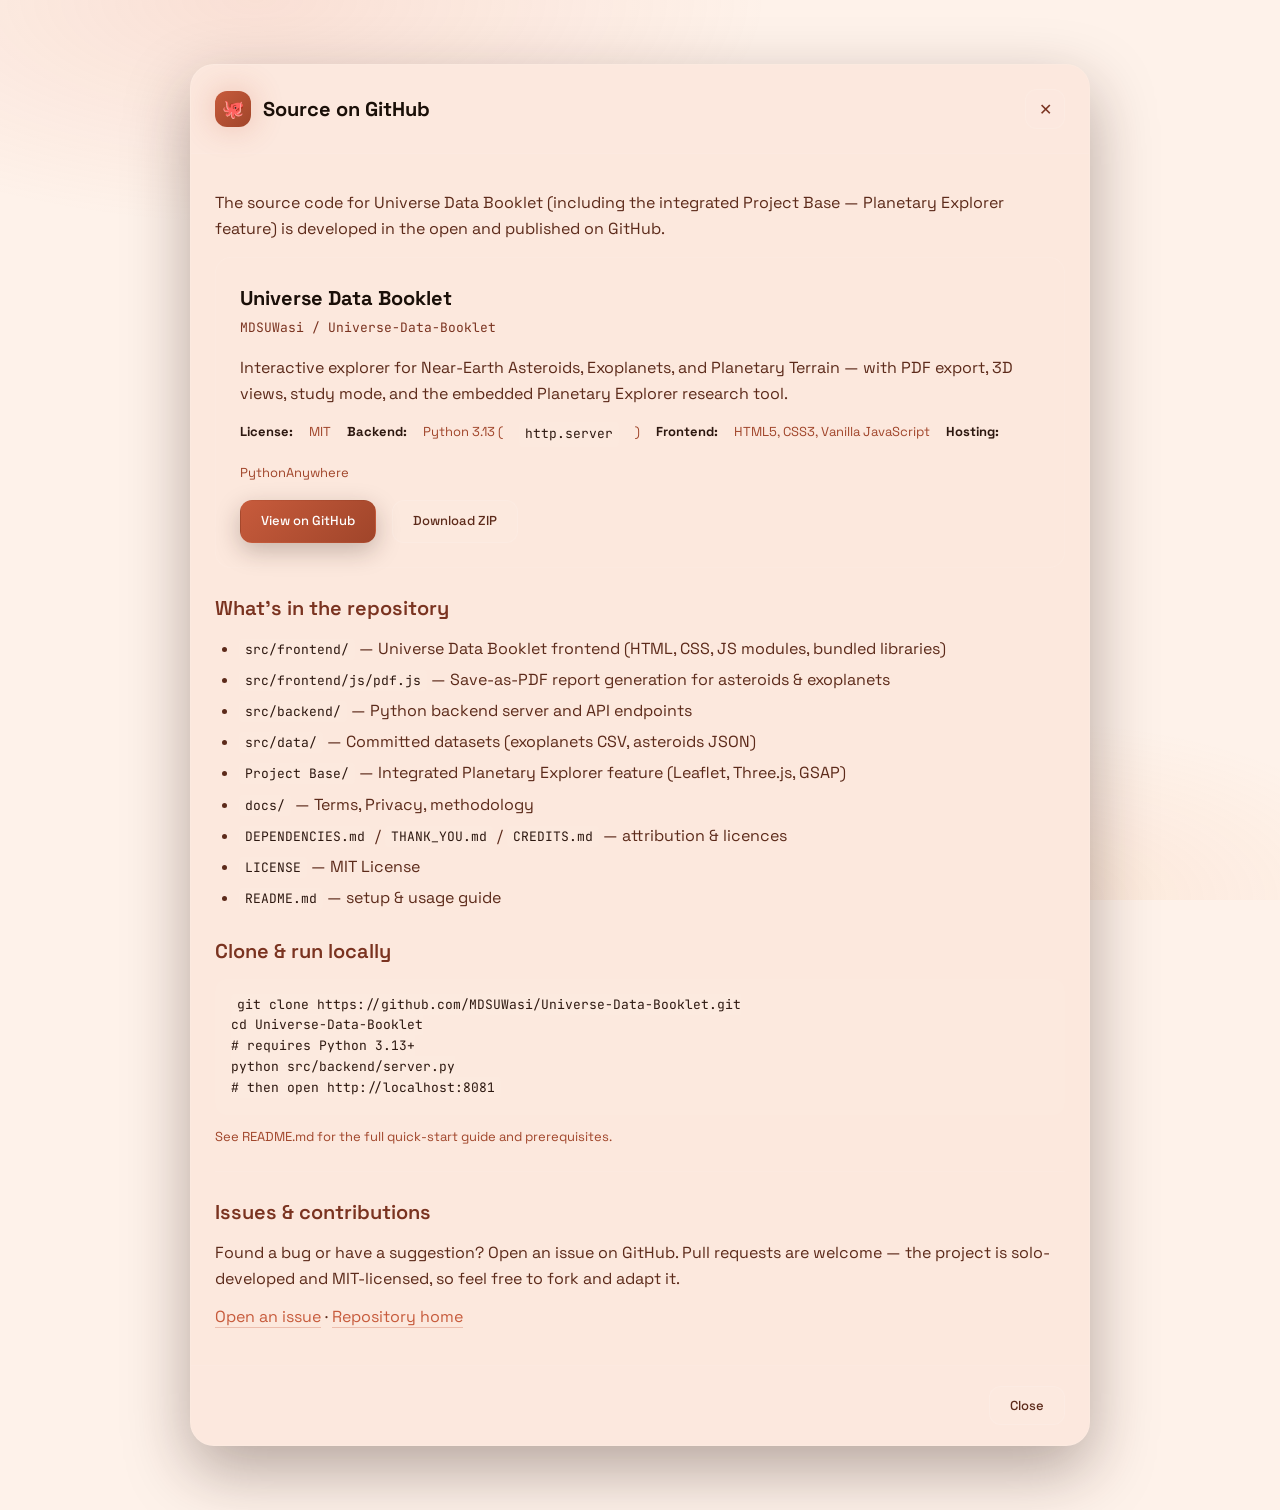
<file: src/frontend/source-github.html>
<!DOCTYPE html>
<html lang="en">
<head>
  <meta charset="UTF-8">
  <meta name="viewport" content="width=device-width, initial-scale=1.0">
  <title>Source on GitHub — Universe Data Booklet</title>
  <link rel="preconnect" href="https://fonts.googleapis.com">
  <link rel="preconnect" href="https://fonts.gstatic.com" crossorigin>
  <link href="https://fonts.googleapis.com/css2?family=Space+Grotesk:wght@300;400;500;600;700&family=JetBrains+Mono:wght@400;500;600;700&display=swap" rel="stylesheet">
  <style>
    :root {
      --color-space-950: #fef2ea;
      --color-space-900: #fce8dd;
      --color-space-850: #f5dcc8;
      --color-space-800: #f0c9b0;
      --color-space-750: #e8b493;
      --color-space-700: #d99a7a;
      --color-space-600: #c75b3c;
      --color-space-500: #a0452a;
      --color-space-400: #7a3320;
      --color-space-300: #5c2a1a;
      --color-space-200: #3d1f14;
      --color-space-100: #2d1810;
      --color-space-50: #1a0f08;

      --color-aurora-500: #a0452a;
      --color-aurora-400: #c75b3c;
      --color-aurora-300: #d99a7a;
      --color-aurora-200: #e8b493;
      --color-aurora-100: #f5dcc8;

      --color-nebula-500: #c75b3c;
      --color-nebula-400: #d99a7a;
      --color-nebula-300: #e8b493;

      --color-solar-400: #e8b493;
      --color-success-400: #c75b3c;

      --font-display: 'Space Grotesk', system-ui, sans-serif;
      --font-mono: 'JetBrains Mono', monospace;
      --font-ui: 'Space Grotesk', system-ui, sans-serif;

      --shadow-md: 0 8px 24px rgba(45, 24, 16, 0.25);
      --shadow-lg: 0 16px 48px rgba(45, 24, 16, 0.3);
      --shadow-xl: 0 24px 64px rgba(45, 24, 16, 0.35);
      --shadow-glow-nebula: 0 0 32px rgba(199, 91, 60, 0.3);

      --radius-md: 12px;
      --radius-lg: 16px;
      --radius-xl: 24px;
      --radius-full: 9999px;

      --transition-base: 250ms cubic-bezier(0.4, 0, 0.2, 1);
      --transition-fast: 150ms cubic-bezier(0.4, 0, 0.2, 1);
    }

    *, *::before, *::after { box-sizing: border-box; margin: 0; padding: 0; }

    html { font-size: 16px; scroll-behavior: smooth; -webkit-font-smoothing: antialiased; }

    body {
      font-family: var(--font-ui);
      background: var(--color-space-950);
      color: var(--color-space-50);
      line-height: 1.6;
      min-height: 100vh;
      overflow-x: hidden;
      position: relative;
      padding: 2rem 1rem;
    }

    body::before {
      content: '';
      position: fixed;
      inset: 0;
      background:
        radial-gradient(ellipse 80% 50% at 20% 0%, rgba(224, 122, 95, 0.15) 0%, transparent 50%),
        radial-gradient(ellipse 60% 40% at 80% 100%, rgba(244, 162, 97, 0.12) 0%, transparent 50%),
        radial-gradient(ellipse 40% 30% at 50% 50%, rgba(201, 130, 26, 0.08) 0%, transparent 50%);
      pointer-events: none;
      z-index: 0;
    }

    .subpage {
      position: relative;
      z-index: 400;
      max-width: 900px;
      margin: 2rem auto;
      background: var(--color-space-900);
      border: 1px solid rgba(255, 255, 255, 0.08);
      border-radius: var(--radius-xl);
      box-shadow: var(--shadow-xl);
      overflow: hidden;
      display: flex;
      flex-direction: column;
      animation: slide-up var(--transition-base) var(--transition-bounce);
    }

    @keyframes slide-up {
      from { opacity: 0; transform: translateY(20px); }
      to { opacity: 1; transform: translateY(0); }
    }

    .subpage-header {
      display: flex;
      align-items: center;
      justify-content: space-between;
      padding: 1.5rem;
      border-bottom: 1px solid rgba(255, 255, 255, 0.06);
      background: rgba(255, 255, 255, 0.02);
    }

    .subpage-title {
      font-family: var(--font-display);
      font-size: 1.25rem;
      font-weight: 700;
      color: var(--color-space-50);
      display: flex;
      align-items: center;
      gap: 0.75rem;
      line-height: 1.2;
    }

    .subpage-title-icon {
      width: 36px;
      height: 36px;
      border-radius: var(--radius-md);
      display: flex;
      align-items: center;
      justify-content: center;
      font-size: 1.125rem;
      background: linear-gradient(135deg, var(--color-nebula-500), var(--color-aurora-500));
      box-shadow: var(--shadow-glow-nebula);
    }

    .subpage-close {
      display: flex;
      align-items: center;
      justify-content: center;
      width: 40px;
      height: 40px;
      border: 1px solid rgba(255, 255, 255, 0.1);
      border-radius: var(--radius-md);
      background: rgba(255, 255, 255, 0.03);
      color: var(--color-space-400);
      cursor: pointer;
      transition: var(--transition-fast);
      font-size: 1rem;
    }

    .subpage-close:hover {
      background: rgba(239, 68, 68, 0.2);
      border-color: rgba(239, 68, 68, 0.3);
      color: var(--color-danger-400);
      transform: rotate(90deg);
    }

    .subpage-body {
      flex: 1;
      overflow-y: auto;
      padding: 1.5rem;
    }

    .subpage-footer {
      display: flex;
      align-items: center;
      justify-content: flex-end;
      gap: 0.75rem;
      padding: 1.25rem 1.5rem;
      border-top: 1px solid rgba(255, 255, 255, 0.06);
      background: rgba(255, 255, 255, 0.02);
    }

    h1 { font-family: var(--font-display); font-weight: 700; font-size: clamp(1.5rem, 4vw, 2rem); line-height: 1.2; margin: 1rem 0 0.5rem; color: var(--color-space-50); }
    h2 { font-family: var(--font-display); font-weight: 600; font-size: 1.25rem; color: var(--color-space-400); margin: 1.5rem 0 0.75rem; }
    h3 { font-family: var(--font-display); font-weight: 600; font-size: 1rem; color: var(--color-space-400); margin: 1rem 0 0.5rem; }
    p { margin: 0.75rem 0; color: var(--color-space-300); }
    ul, ol { margin: 0.75rem 0 0.75rem 1.5rem; color: var(--color-space-300); }
    li { margin: 0.35rem 0; }
    strong { color: var(--color-space-100); }
    a { color: var(--color-aurora-400); text-decoration: none; border-bottom: 1px solid rgba(199, 91, 60, 0.3); }
    a:hover { color: var(--color-nebula-500); border-bottom-color: var(--color-nebula-500); }
    code { font-family: var(--font-mono); font-size: 0.8125rem; background: rgba(255, 255, 255, 0.03); padding: 0.125rem 0.375rem; border-radius: 4px; color: var(--color-space-100); }

    .repo-card {
      border: 1px solid rgba(255, 255, 255, 0.06);
      border-radius: var(--radius-lg);
      padding: 1.5rem;
      background: rgba(255, 255, 255, 0.02);
      margin: 1rem 0;
    }
    .repo-name { font-family: var(--font-display); font-weight: 700; font-size: 1.25rem; color: var(--color-space-50); margin-bottom: 0.25rem; }
    .repo-owner { color: var(--color-space-400); font-family: var(--font-mono); font-size: 0.8125rem; margin-bottom: 1rem; }
    .repo-desc { color: var(--color-space-300); margin-bottom: 1rem; }
    .repo-meta { display: flex; gap: 1rem; flex-wrap: wrap; color: var(--color-space-500); font-size: 0.8125rem; margin-bottom: 1rem; }
    .repo-meta b { color: var(--color-space-100); }

    .btn {
      display: inline-flex; align-items: center; justify-content: center; gap: 0.5rem;
      padding: 0.625rem 1.25rem; border: 1px solid transparent; border-radius: var(--radius-md);
      font-family: var(--font-ui); font-size: 0.8125rem; font-weight: 500; cursor: pointer;
      transition: var(--transition-fast); white-space: nowrap;
    }
    .btn-secondary {
      background: rgba(255, 255, 255, 0.05); border-color: rgba(255, 255, 255, 0.1); color: var(--color-space-300);
    }
    .btn-secondary:hover { background: rgba(255, 255, 255, 0.1); border-color: rgba(255, 255, 255, 0.2); color: var(--color-space-100); }
    .btn-primary {
      background: linear-gradient(135deg, var(--color-nebula-500), var(--color-aurora-500));
      color: white; box-shadow: var(--shadow-md);
    }
    .btn-primary:hover { transform: translateY(-2px); box-shadow: var(--shadow-glow-nebula); }

    .muted { font-size: 0.8125rem; color: var(--color-space-500); }

    hr { border: none; border-top: 1px solid rgba(255, 255, 255, 0.06); margin: 1.5rem 0; }

    @media (max-width: 640px) {
      body { padding: 1rem 0.75rem; }
      .subpage { margin: 1rem auto; border-radius: var(--radius-lg); }
      .subpage-header, .subpage-body, .subpage-footer { padding: 1rem; }
    }
  </style>
</head>
<body>

  <div class="subpage">
    <header class="subpage-header">
      <div class="subpage-title">
        <span class="subpage-title-icon" aria-hidden="true">🐙</span>
        Source on GitHub
      </div>
      <button class="subpage-close" aria-label="Close source page" onclick="window.close()">✕</button>
    </header>

    <div class="subpage-body">
      <p>The source code for Universe Data Booklet (including the integrated Project Base — Planetary Explorer feature) is developed in the open and published on GitHub.</p>

      <div class="repo-card">
        <div class="repo-name">Universe Data Booklet</div>
        <div class="repo-owner">MDSUWasi / Universe-Data-Booklet</div>
        <div class="repo-desc">Interactive explorer for Near-Earth Asteroids, Exoplanets, and Planetary Terrain — with PDF export, 3D views, study mode, and the embedded Planetary Explorer research tool.</div>
        <div class="repo-meta">
          <b>License:</b> MIT<br>
          <b>Backend:</b> Python 3.13 (<code>http.server</code>)<br>
          <b>Frontend:</b> HTML5, CSS3, Vanilla JavaScript<br>
          <b>Hosting:</b> PythonAnywhere
        </div>
        <a href="https://github.com/MDSUWasi/Universe-Data-Booklet" target="_blank" rel="noopener" class="btn btn-primary" style="margin-right:0.75rem;">View on GitHub</a>
        <a href="https://github.com/MDSUWasi/Universe-Data-Booklet/archive/refs/heads/main.zip" class="btn btn-secondary">Download ZIP</a>
      </div>

      <h2>What's in the repository</h2>
      <ul>
        <li><code>src/frontend/</code> — Universe Data Booklet frontend (HTML, CSS, JS modules, bundled libraries)</li>
        <li><code>src/frontend/js/pdf.js</code> — Save-as-PDF report generation for asteroids & exoplanets</li>
        <li><code>src/backend/</code> — Python backend server and API endpoints</li>
        <li><code>src/data/</code> — Committed datasets (exoplanets CSV, asteroids JSON)</li>
        <li><code>Project Base/</code> — Integrated Planetary Explorer feature (Leaflet, Three.js, GSAP)</li>
        <li><code>docs/</code> — Terms, Privacy, methodology</li>
        <li><code>DEPENDENCIES.md</code> / <code>THANK_YOU.md</code> / <code>CREDITS.md</code> — attribution & licences</li>
        <li><code>LICENSE</code> — MIT License</li>
        <li><code>README.md</code> — setup & usage guide</li>
      </ul>

      <h2>Clone & run locally</h2>
      <pre style="background: rgba(255,255,255,0.03); padding: 1rem; border-radius: var(--radius-md); font-family: var(--font-mono); font-size: 0.8125rem; overflow-x: auto;"><code>git clone https://github.com/MDSUWasi/Universe-Data-Booklet.git
cd Universe-Data-Booklet
# requires Python 3.13+
python src/backend/server.py
# then open http://localhost:8081</code></pre>
      <p class="muted">See README.md for the full quick-start guide and prerequisites.</p>

      <hr>

      <h2>Issues & contributions</h2>
      <p>Found a bug or have a suggestion? Open an issue on GitHub. Pull requests are welcome — the project is solo-developed and MIT-licensed, so feel free to fork and adapt it.</p>
      <p><a href="https://github.com/MDSUWasi/Universe-Data-Booklet/issues" target="_blank" rel="noopener">Open an issue</a> · <a href="https://github.com/MDSUWasi/Universe-Data-Booklet" target="_blank" rel="noopener">Repository home</a></p>
    </div>

    <footer class="subpage-footer">
      <button class="btn btn-secondary" onclick="window.close()">Close</button>
    </footer>
  </div>

</body>
</html>
</file>
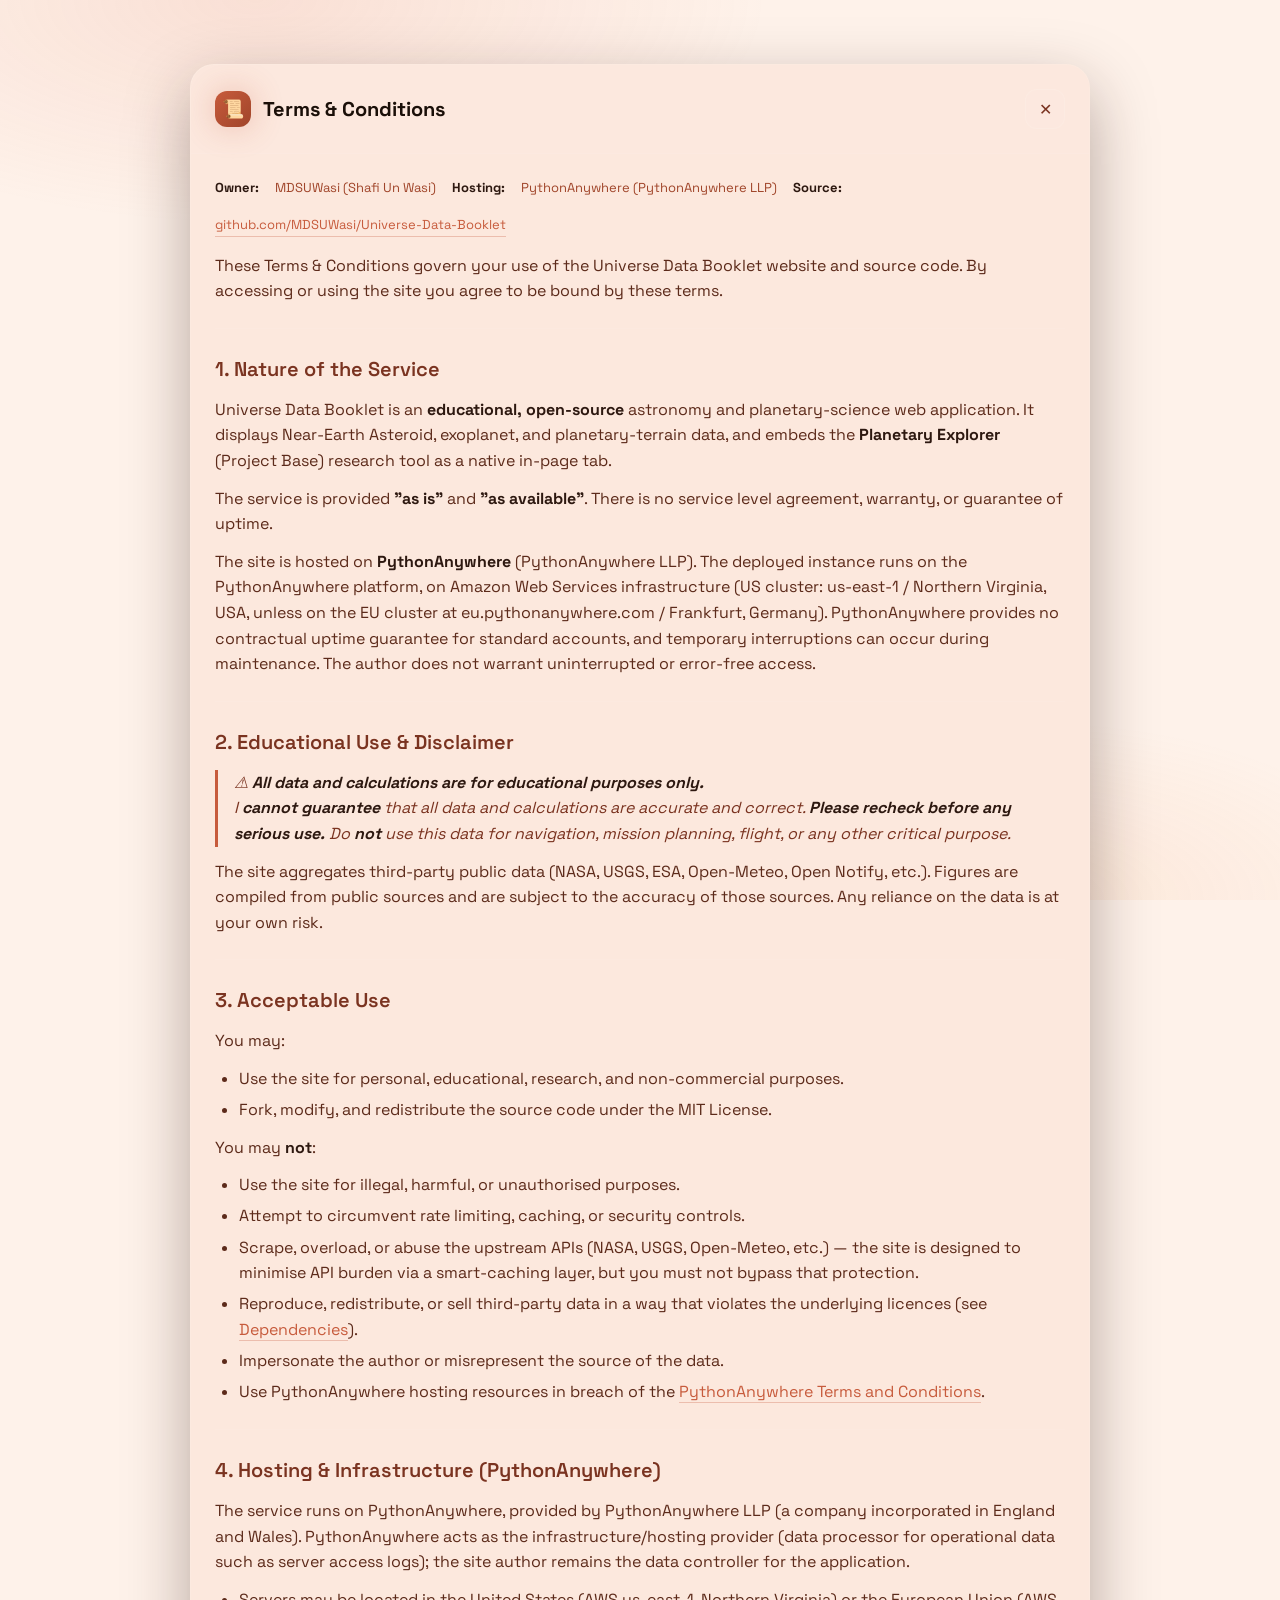
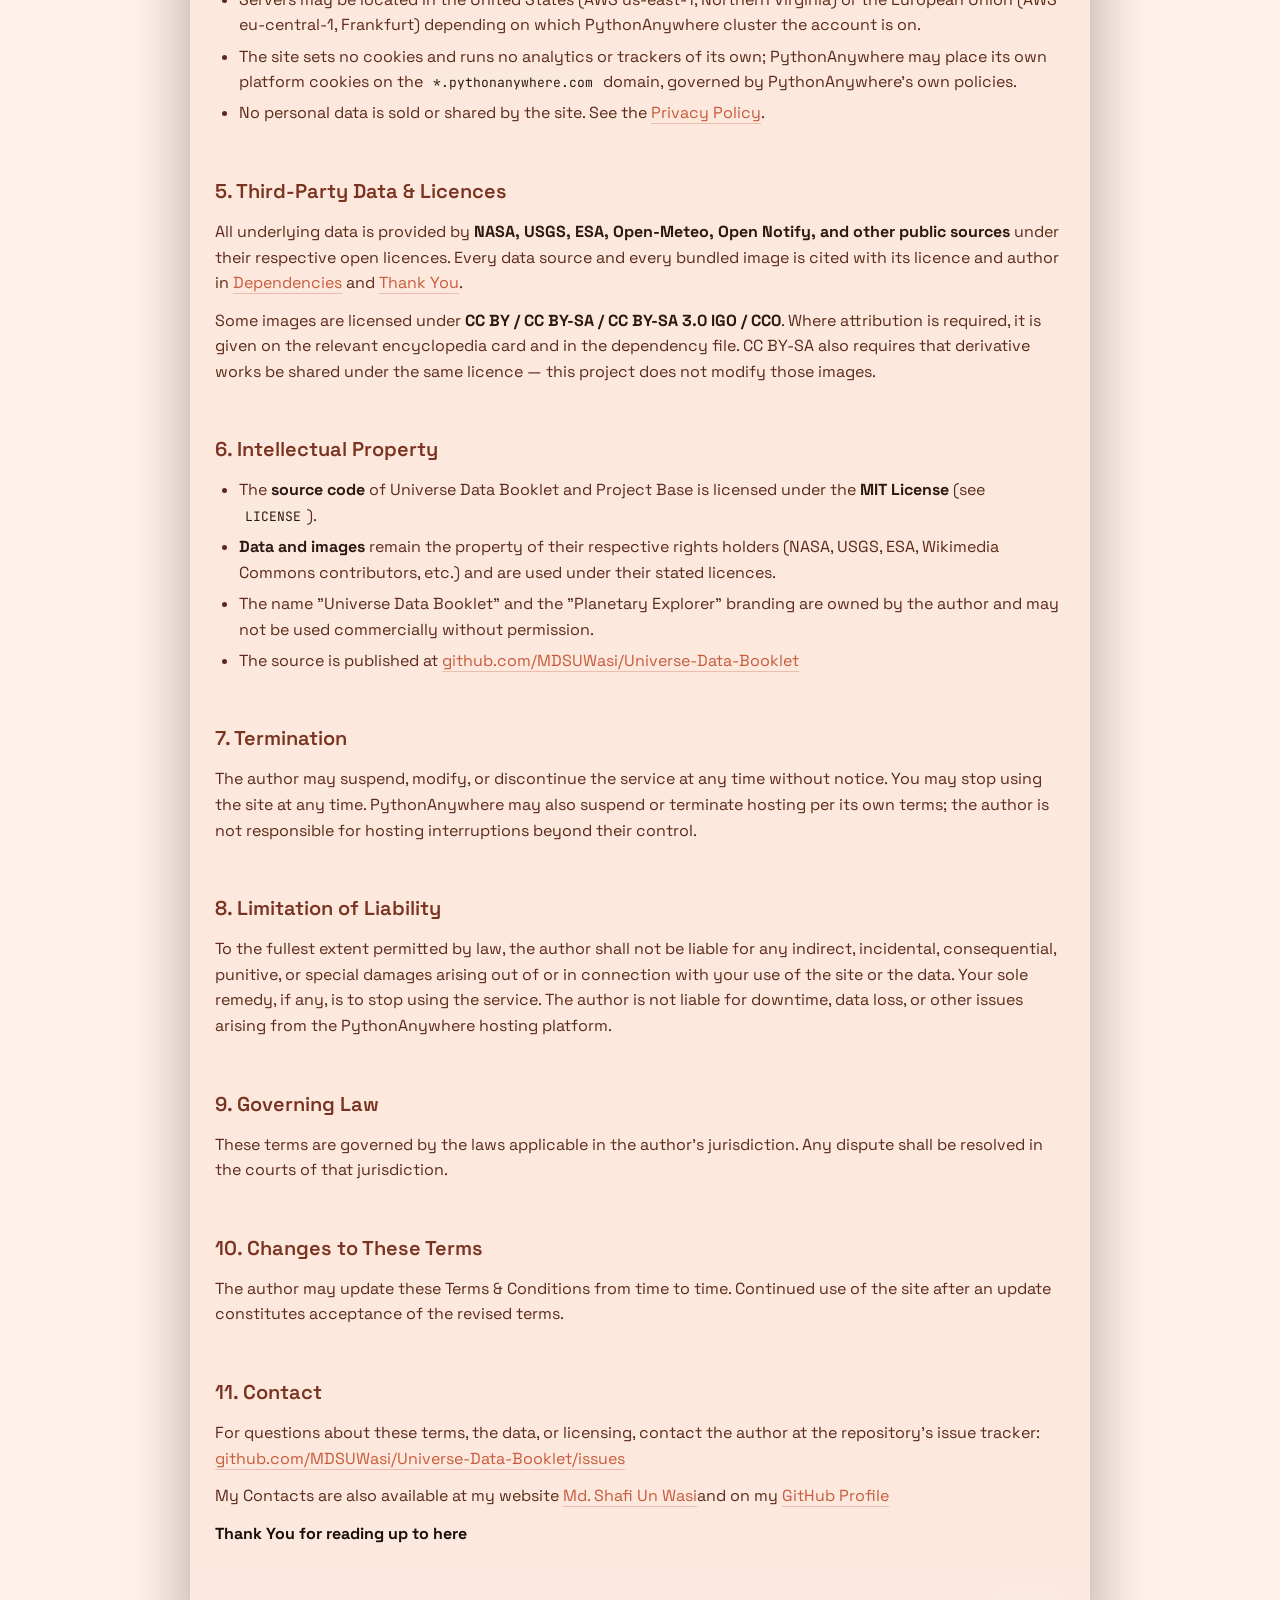
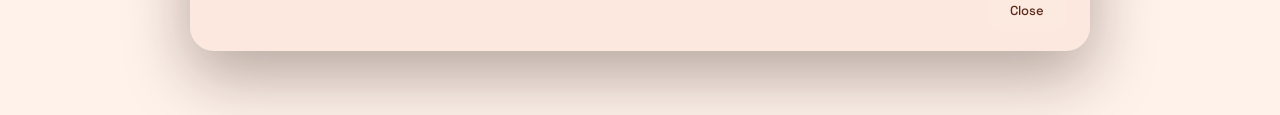
<file: src/frontend/terms.html>
<!DOCTYPE html>
<html lang="en">
<head>
  <meta charset="UTF-8">
  <meta name="viewport" content="width=device-width, initial-scale=1.0">
  <title>Terms & Conditions — Universe Data Booklet</title>
  <link rel="preconnect" href="https://fonts.googleapis.com">
  <link rel="preconnect" href="https://fonts.gstatic.com" crossorigin>
  <link href="https://fonts.googleapis.com/css2?family=Space+Grotesk:wght@300;400;500;600;700&family=JetBrains+Mono:wght@400;500;600;700&display=swap" rel="stylesheet">
  <style>
    :root {
      --color-space-950: #fef2ea;
      --color-space-900: #fce8dd;
      --color-space-850: #f5dcc8;
      --color-space-800: #f0c9b0;
      --color-space-750: #e8b493;
      --color-space-700: #d99a7a;
      --color-space-600: #c75b3c;
      --color-space-500: #a0452a;
      --color-space-400: #7a3320;
      --color-space-300: #5c2a1a;
      --color-space-200: #3d1f14;
      --color-space-100: #2d1810;
      --color-space-50: #1a0f08;

      --color-aurora-500: #a0452a;
      --color-aurora-400: #c75b3c;
      --color-aurora-300: #d99a7a;
      --color-aurora-200: #e8b493;
      --color-aurora-100: #f5dcc8;

      --color-nebula-500: #c75b3c;
      --color-nebula-400: #d99a7a;
      --color-nebula-300: #e8b493;

      --color-solar-400: #e8b493;
      --color-success-400: #c75b3c;
      --color-danger-400: #d99a7a;

      --font-display: 'Space Grotesk', system-ui, sans-serif;
      --font-mono: 'JetBrains Mono', monospace;
      --font-ui: 'Space Grotesk', system-ui, sans-serif;

      --shadow-md: 0 8px 24px rgba(45, 24, 16, 0.25);
      --shadow-lg: 0 16px 48px rgba(45, 24, 16, 0.3);
      --shadow-xl: 0 24px 64px rgba(45, 24, 16, 0.35);
      --shadow-glow-nebula: 0 0 32px rgba(199, 91, 60, 0.3);

      --radius-md: 12px;
      --radius-lg: 16px;
      --radius-xl: 24px;
      --radius-full: 9999px;

      --transition-base: 250ms cubic-bezier(0.4, 0, 0.2, 1);
      --transition-fast: 150ms cubic-bezier(0.4, 0, 0.2, 1);
    }

    *, *::before, *::after { box-sizing: border-box; margin: 0; padding: 0; }

    html { font-size: 16px; scroll-behavior: smooth; -webkit-font-smoothing: antialiased; }

    body {
      font-family: var(--font-ui);
      background: var(--color-space-950);
      color: var(--color-space-50);
      line-height: 1.6;
      min-height: 100vh;
      overflow-x: hidden;
      position: relative;
      padding: 2rem 1rem;
    }

    body::before {
      content: '';
      position: fixed;
      inset: 0;
      background:
        radial-gradient(ellipse 80% 50% at 20% 0%, rgba(224, 122, 95, 0.15) 0%, transparent 50%),
        radial-gradient(ellipse 60% 40% at 80% 100%, rgba(244, 162, 97, 0.12) 0%, transparent 50%),
        radial-gradient(ellipse 40% 30% at 50% 50%, rgba(201, 130, 26, 0.08) 0%, transparent 50%);
      pointer-events: none;
      z-index: 0;
    }

    .subpage {
      position: relative;
      z-index: 400;
      max-width: 900px;
      margin: 2rem auto;
      background: var(--color-space-900);
      border: 1px solid rgba(255, 255, 255, 0.08);
      border-radius: var(--radius-xl);
      box-shadow: var(--shadow-xl);
      overflow: hidden;
      display: flex;
      flex-direction: column;
      animation: slide-up var(--transition-base) var(--transition-bounce);
    }

    @keyframes slide-up {
      from { opacity: 0; transform: translateY(20px); }
      to { opacity: 1; transform: translateY(0); }
    }

    .subpage-header {
      display: flex;
      align-items: center;
      justify-content: space-between;
      padding: 1.5rem;
      border-bottom: 1px solid rgba(255, 255, 255, 0.06);
      background: rgba(255, 255, 255, 0.02);
    }

    .subpage-title {
      font-family: var(--font-display);
      font-size: 1.25rem;
      font-weight: 700;
      color: var(--color-space-50);
      display: flex;
      align-items: center;
      gap: 0.75rem;
      line-height: 1.2;
    }

    .subpage-title-icon {
      width: 36px;
      height: 36px;
      border-radius: var(--radius-md);
      display: flex;
      align-items: center;
      justify-content: center;
      font-size: 1.125rem;
      background: linear-gradient(135deg, var(--color-nebula-500), var(--color-aurora-500));
      box-shadow: var(--shadow-glow-nebula);
    }

    .subpage-close {
      display: flex;
      align-items: center;
      justify-content: center;
      width: 40px;
      height: 40px;
      border: 1px solid rgba(255, 255, 255, 0.1);
      border-radius: var(--radius-md);
      background: rgba(255, 255, 255, 0.03);
      color: var(--color-space-400);
      cursor: pointer;
      transition: var(--transition-fast);
      font-size: 1rem;
    }

    .subpage-close:hover {
      background: rgba(239, 68, 68, 0.2);
      border-color: rgba(239, 68, 68, 0.3);
      color: var(--color-danger-400);
      transform: rotate(90deg);
    }

    .subpage-body {
      flex: 1;
      overflow-y: auto;
      padding: 1.5rem;
    }

    .subpage-footer {
      display: flex;
      align-items: center;
      justify-content: flex-end;
      gap: 0.75rem;
      padding: 1.25rem 1.5rem;
      border-top: 1px solid rgba(255, 255, 255, 0.06);
      background: rgba(255, 255, 255, 0.02);
    }

    h1 { font-family: var(--font-display); font-weight: 700; font-size: clamp(1.5rem, 4vw, 2rem); line-height: 1.2; margin: 1rem 0 0.5rem; color: var(--color-space-50); }
    h2 { font-family: var(--font-display); font-weight: 600; font-size: 1.25rem; color: var(--color-space-400); margin: 1.5rem 0 0.75rem; }
    h3 { font-family: var(--font-display); font-weight: 600; font-size: 1rem; color: var(--color-space-400); margin: 1rem 0 0.5rem; }
    p { margin: 0.75rem 0; color: var(--color-space-300); }
    ul, ol { margin: 0.75rem 0 0.75rem 1.5rem; color: var(--color-space-300); }
    li { margin: 0.35rem 0; }
    strong { color: var(--color-space-100); }
    a { color: var(--color-aurora-400); text-decoration: none; border-bottom: 1px solid rgba(199, 91, 60, 0.3); }
    a:hover { color: var(--color-nebula-500); border-bottom-color: var(--color-nebula-500); }
    code { font-family: var(--font-mono); font-size: 0.8125rem; background: rgba(255, 255, 255, 0.03); padding: 0.125rem 0.375rem; border-radius: 4px; color: var(--color-space-100); }
    blockquote { border-left: 3px solid var(--color-nebula-500); padding-left: 1rem; margin: 0.75rem 0; color: var(--color-space-400); font-style: italic; }

    table { width: 100%; border-collapse: collapse; font-size: 0.8125rem; margin: 1rem 0; }
    th { text-align: left; padding: 0.75rem 1rem; font-family: var(--font-ui); font-size: 0.625rem; font-weight: 600; text-transform: uppercase; letter-spacing: 0.1em; color: var(--color-space-500); border-bottom: 1px solid rgba(255, 255, 255, 0.06); }
    td { padding: 0.75rem 1rem; border-bottom: 1px solid rgba(255, 255, 255, 0.04); color: var(--color-space-300); vertical-align: top; }
    tr:nth-child(even) td { background: rgba(255, 255, 255, 0.02); }

    .badge {
      display: inline-flex; align-items: center; gap: 0.25rem; padding: 0.25rem 0.625rem;
      border-radius: var(--radius-full); font-size: 0.625rem; font-weight: 600; text-transform: uppercase; letter-spacing: 0.05em;
    }
    .badge-mit { background: rgba(34, 197, 94, 0.2); color: var(--color-success-400); border: 1px solid rgba(34, 197, 94, 0.3); }

    .btn {
      display: inline-flex; align-items: center; justify-content: center; gap: 0.5rem;
      padding: 0.625rem 1.25rem; border: 1px solid transparent; border-radius: var(--radius-md);
      font-family: var(--font-ui); font-size: 0.8125rem; font-weight: 500; cursor: pointer;
      transition: var(--transition-fast); white-space: nowrap;
    }
    .btn-secondary {
      background: rgba(255, 255, 255, 0.05); border-color: rgba(255, 255, 255, 0.1); color: var(--color-space-300);
    }
    .btn-secondary:hover { background: rgba(255, 255, 255, 0.1); border-color: rgba(255, 255, 255, 0.2); color: var(--color-space-100); }

    .muted { font-size: 0.8125rem; color: var(--color-space-500); }

    hr { border: none; border-top: 1px solid rgba(255, 255, 255, 0.06); margin: 1.5rem 0; }

    .meta { font-size: 0.8125rem; color: var(--color-space-500); display: flex; gap: 1rem; flex-wrap: wrap; margin-bottom: 1rem; }

    @media (max-width: 640px) {
      body { padding: 1rem 0.75rem; }
      .subpage { margin: 1rem auto; border-radius: var(--radius-lg); }
      .subpage-header, .subpage-body, .subpage-footer { padding: 1rem; }
    }
  </style>
</head>
<body>

  <div class="subpage">
    <header class="subpage-header">
      <div class="subpage-title">
        <span class="subpage-title-icon" aria-hidden="true">📜</span>
        Terms & Conditions
      </div>
      <button class="subpage-close" aria-label="Close terms" onclick="window.close()">✕</button>
    </header>

    <div class="subpage-body">
      <div class="meta">
        <strong>Owner:</strong> MDSUWasi (Shafi Un Wasi)<br>
        <strong>Hosting:</strong> PythonAnywhere (PythonAnywhere LLP)<br>
        <strong>Source:</strong> <a href="https://github.com/MDSUWasi/Universe-Data-Booklet" target="_blank" rel="noopener">github.com/MDSUWasi/Universe-Data-Booklet</a>
      </div>

      <p>These Terms &amp; Conditions govern your use of the Universe Data Booklet website and source code. By accessing or using the site you agree to be bound by these terms.</p>

      <hr>

      <h2>1. Nature of the Service</h2>
      <p>Universe Data Booklet is an <strong>educational, open-source</strong> astronomy and planetary-science web application. It displays Near-Earth Asteroid, exoplanet, and planetary-terrain data, and embeds the <strong>Planetary Explorer</strong> (Project Base) research tool as a native in-page tab.</p>
      <p>The service is provided <strong>"as is"</strong> and <strong>"as available"</strong>. There is no service level agreement, warranty, or guarantee of uptime.</p>
      <p>The site is hosted on <strong>PythonAnywhere</strong> (PythonAnywhere LLP). The deployed instance runs on the PythonAnywhere platform, on Amazon Web Services infrastructure (US cluster: us-east-1 / Northern Virginia, USA, unless on the EU cluster at eu.pythonanywhere.com / Frankfurt, Germany). PythonAnywhere provides no contractual uptime guarantee for standard accounts, and temporary interruptions can occur during maintenance. The author does not warrant uninterrupted or error-free access.</p>

      <hr>

      <h2>2. Educational Use &amp; Disclaimer</h2>
      <blockquote>
        ⚠️ <strong>All data and calculations are for educational purposes only.</strong><br>
        I <strong>cannot guarantee</strong> that all data and calculations are accurate and correct. <strong>Please recheck before any serious use.</strong> Do <strong>not</strong> use this data for navigation, mission planning, flight, or any other critical purpose.
      </blockquote>
      <p>The site aggregates third-party public data (NASA, USGS, ESA, Open-Meteo, Open Notify, etc.). Figures are compiled from public sources and are subject to the accuracy of those sources. Any reliance on the data is at your own risk.</p>

      <hr>

      <h2>3. Acceptable Use</h2>
      <p>You may:</p>
      <ul>
        <li>Use the site for personal, educational, research, and non-commercial purposes.</li>
        <li>Fork, modify, and redistribute the source code under the MIT License.</li>
      </ul>
      <p>You may <strong>not</strong>:</p>
      <ul>
        <li>Use the site for illegal, harmful, or unauthorised purposes.</li>
        <li>Attempt to circumvent rate limiting, caching, or security controls.</li>
        <li>Scrape, overload, or abuse the upstream APIs (NASA, USGS, Open-Meteo, etc.) — the site is designed to minimise API burden via a smart-caching layer, but you must not bypass that protection.</li>
        <li>Reproduce, redistribute, or sell third-party data in a way that violates the underlying licences (see <a href="/dependencies">Dependencies</a>).</li>
        <li>Impersonate the author or misrepresent the source of the data.</li>
        <li>Use PythonAnywhere hosting resources in breach of the <a href="https://www.pythonanywhere.com/terms_v2" target="_blank" rel="noopener">PythonAnywhere Terms and Conditions</a>.</li>
      </ul>

      <hr>

      <h2>4. Hosting &amp; Infrastructure (PythonAnywhere)</h2>
      <p>The service runs on PythonAnywhere, provided by PythonAnywhere LLP (a company incorporated in England and Wales). PythonAnywhere acts as the infrastructure/hosting provider (data processor for operational data such as server access logs); the site author remains the data controller for the application.</p>
      <ul>
        <li>Servers may be located in the United States (AWS us-east-1, Northern Virginia) or the European Union (AWS eu-central-1, Frankfurt) depending on which PythonAnywhere cluster the account is on.</li>
        <li>The site sets no cookies and runs no analytics or trackers of its own; PythonAnywhere may place its own platform cookies on the <code>*.pythonanywhere.com</code> domain, governed by PythonAnywhere's own policies.</li>
        <li>No personal data is sold or shared by the site. See the <a href="/privacy">Privacy Policy</a>.</li>
      </ul>

      <hr>

      <h2>5. Third-Party Data &amp; Licences</h2>
      <p>All underlying data is provided by <strong>NASA, USGS, ESA, Open-Meteo, Open Notify, and other public sources</strong> under their respective open licences. Every data source and every bundled image is cited with its licence and author in <a href="/dependencies">Dependencies</a> and <a href="/thank-you">Thank You</a>.</p>
      <p>Some images are licensed under <strong>CC BY / CC BY-SA / CC BY-SA 3.0 IGO / CC0</strong>. Where attribution is required, it is given on the relevant encyclopedia card and in the dependency file. CC BY-SA also requires that derivative works be shared under the same licence — this project does not modify those images.</p>

      <hr>

      <h2>6. Intellectual Property</h2>
      <ul>
        <li>The <strong>source code</strong> of Universe Data Booklet and Project Base is licensed under the <strong>MIT License</strong> (see <code>LICENSE</code>).</li>
        <li><strong>Data and images</strong> remain the property of their respective rights holders (NASA, USGS, ESA, Wikimedia Commons contributors, etc.) and are used under their stated licences.</li>
        <li>The name "Universe Data Booklet" and the "Planetary Explorer" branding are owned by the author and may not be used commercially without permission.</li>
        <li>The source is published at <a href="https://github.com/MDSUWasi/Universe-Data-Booklet" target="_blank" rel="noopener">github.com/MDSUWasi/Universe-Data-Booklet</a></li>
      </ul>

      <hr>

      <h2>7. Termination</h2>
      <p>The author may suspend, modify, or discontinue the service at any time without notice. You may stop using the site at any time. PythonAnywhere may also suspend or terminate hosting per its own terms; the author is not responsible for hosting interruptions beyond their control.</p>

      <hr>

      <h2>8. Limitation of Liability</h2>
      <p>To the fullest extent permitted by law, the author shall not be liable for any indirect, incidental, consequential, punitive, or special damages arising out of or in connection with your use of the site or the data. Your sole remedy, if any, is to stop using the service. The author is not liable for downtime, data loss, or other issues arising from the PythonAnywhere hosting platform.</p>

      <hr>

      <h2>9. Governing Law</h2>
      <p>These terms are governed by the laws applicable in the author's jurisdiction. Any dispute shall be resolved in the courts of that jurisdiction.</p>

      <hr>

      <h2>10. Changes to These Terms</h2>
      <p>The author may update these Terms &amp; Conditions from time to time. Continued use of the site after an update constitutes acceptance of the revised terms.</p>

      <hr>

      <h2>11. Contact</h2>
      <p>For questions about these terms, the data, or licensing, contact the author at the repository's issue tracker: <a href="https://github.com/MDSUWasi/Universe-Data-Booklet/issues" target="_blank" rel="noopener">github.com/MDSUWasi/Universe-Data-Booklet/issues</a></p>
      <p> My Contacts are also available at my website <a href= "https://mdsuwasi.github.io/SUWasi/">Md. Shafi Un Wasi</a>and on my <a href="https://github.com/MDSUWasi"> GitHub Profile </a></p>
      <h4> Thank You for reading up to here </h4>
    </div>

    <footer class="subpage-footer">
      <button class="btn btn-secondary" onclick="window.close()">Close</button>
    </footer>
  </div>

</body>
</html>
</file>
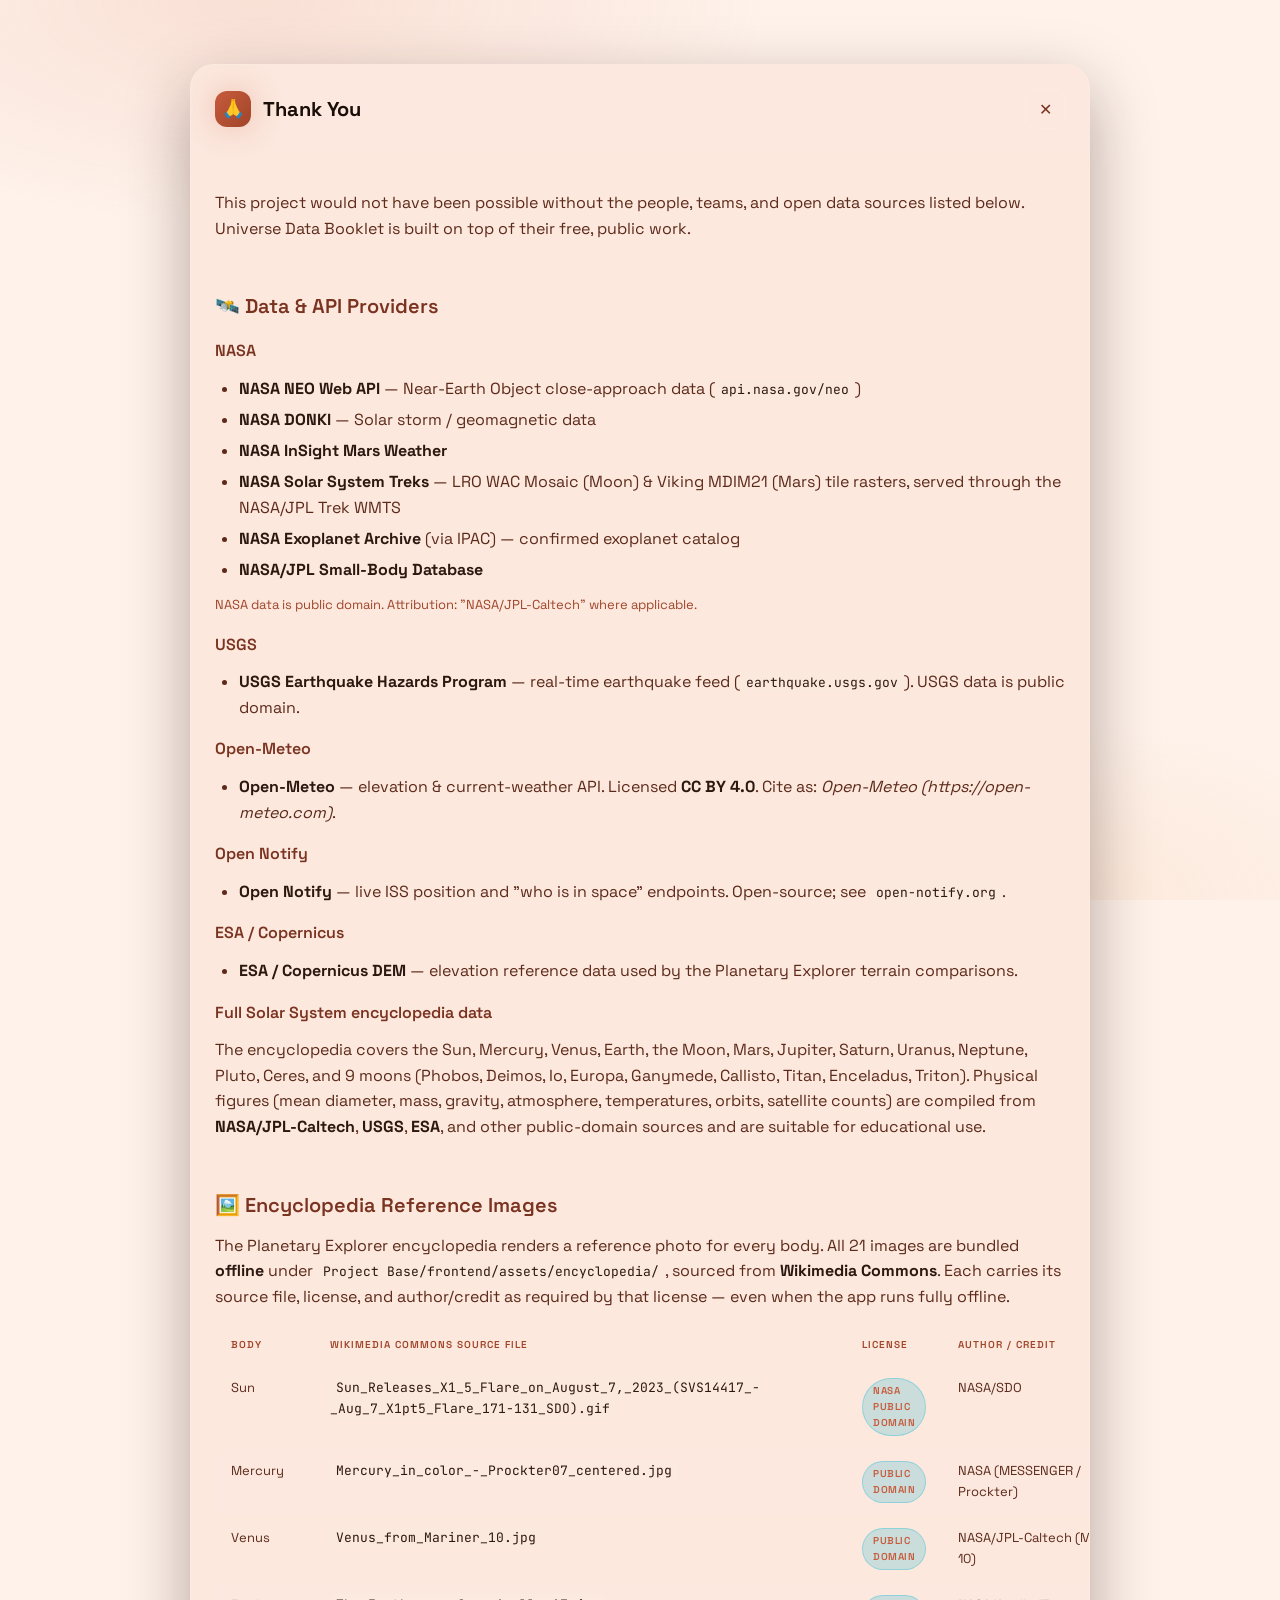
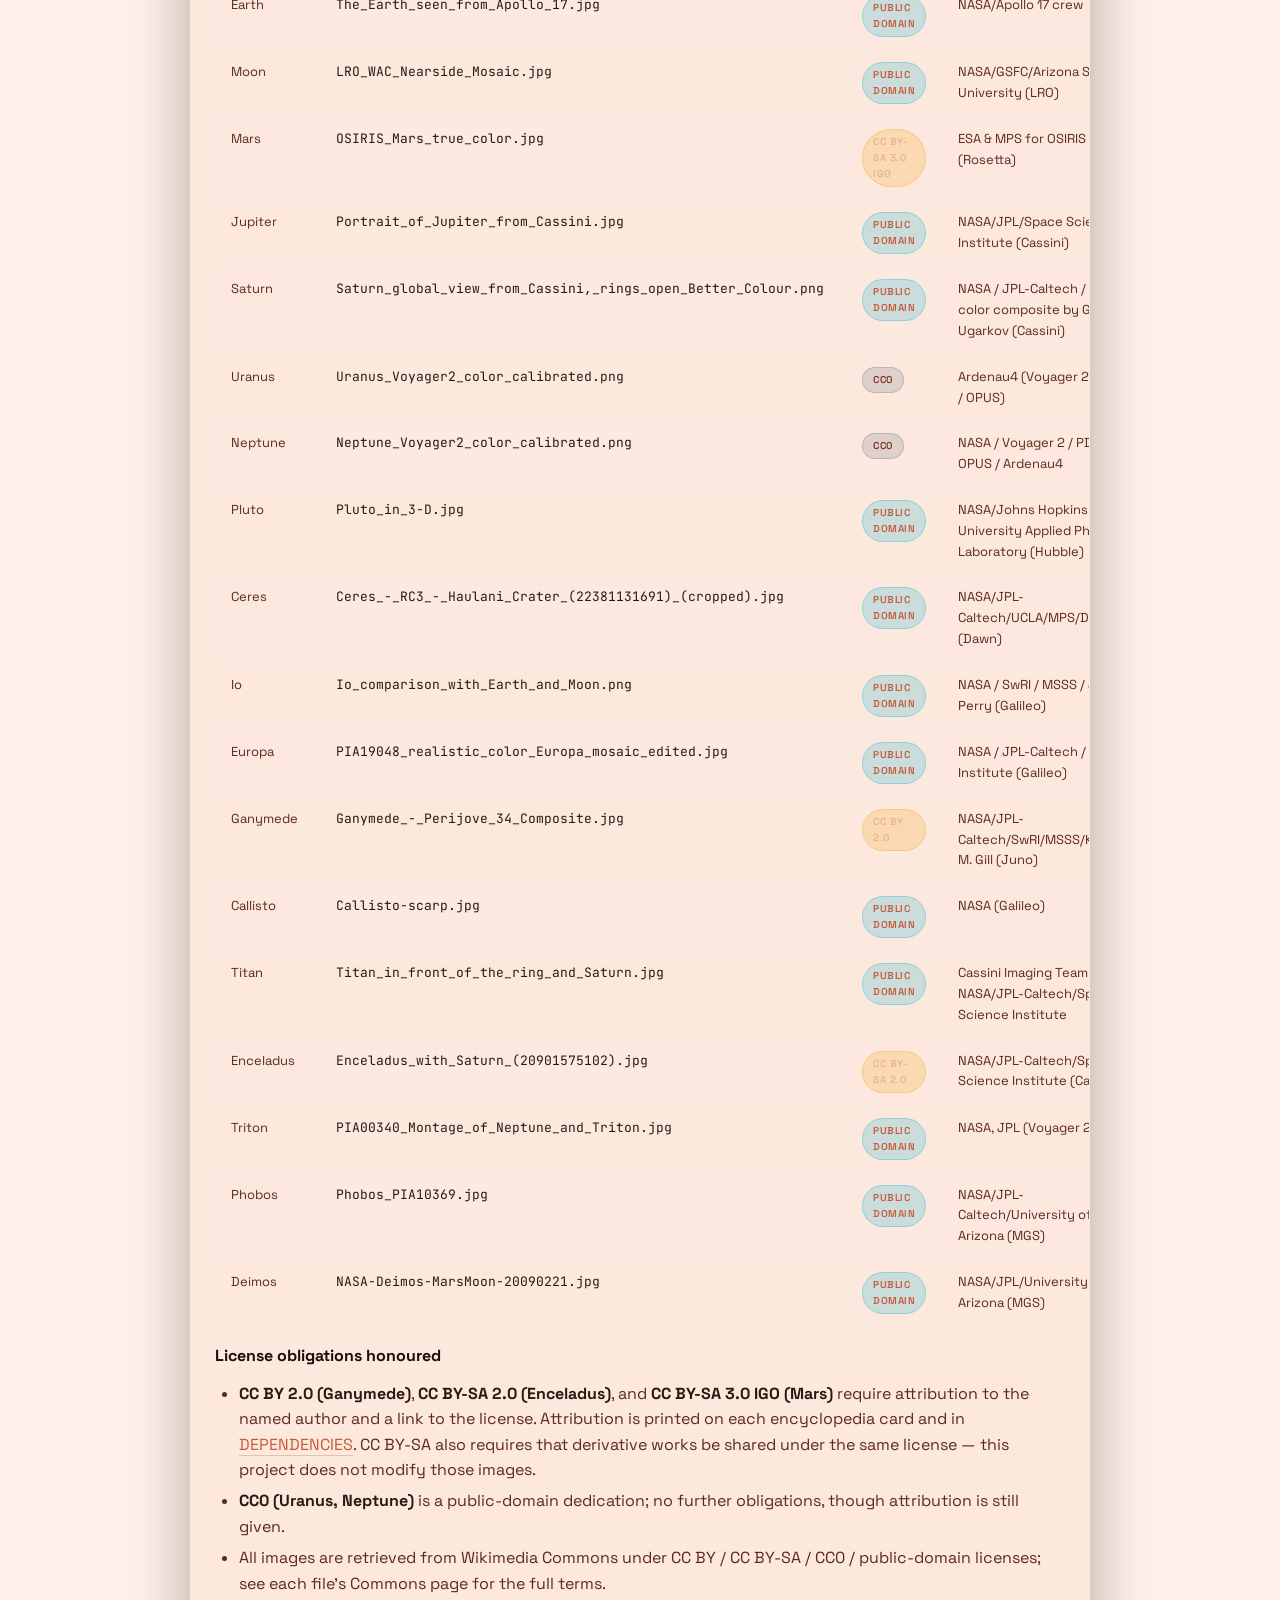
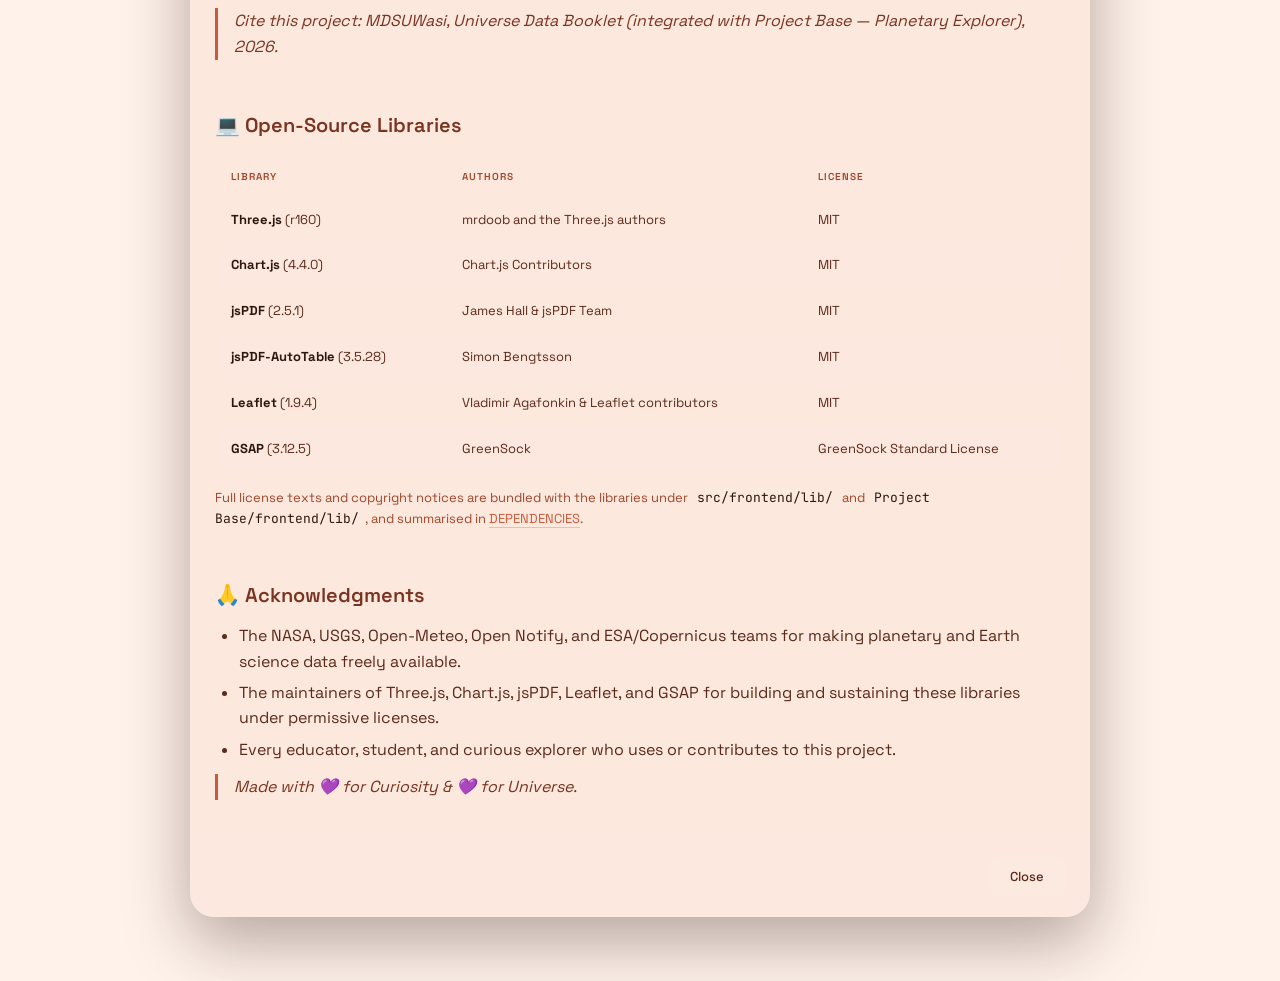
<file: src/frontend/thank-you.html>
<!DOCTYPE html>
<html lang="en">
<head>
  <meta charset="UTF-8">
  <meta name="viewport" content="width=device-width, initial-scale=1.0">
  <title>Thank You — Universe Data Booklet</title>
  <link rel="preconnect" href="https://fonts.googleapis.com">
  <link rel="preconnect" href="https://fonts.gstatic.com" crossorigin>
  <link href="https://fonts.googleapis.com/css2?family=Space+Grotesk:wght@300;400;500;600;700&family=JetBrains+Mono:wght@400;500;600;700&display=swap" rel="stylesheet">
  <style>
    :root {
      --color-space-950: #fef2ea;
      --color-space-900: #fce8dd;
      --color-space-850: #f5dcc8;
      --color-space-800: #f0c9b0;
      --color-space-750: #e8b493;
      --color-space-700: #d99a7a;
      --color-space-600: #c75b3c;
      --color-space-500: #a0452a;
      --color-space-400: #7a3320;
      --color-space-300: #5c2a1a;
      --color-space-200: #3d1f14;
      --color-space-100: #2d1810;
      --color-space-50: #1a0f08;

      --color-aurora-500: #a0452a;
      --color-aurora-400: #c75b3c;
      --color-aurora-300: #d99a7a;
      --color-aurora-200: #e8b493;
      --color-aurora-100: #f5dcc8;

      --color-nebula-500: #c75b3c;
      --color-nebula-400: #d99a7a;
      --color-nebula-300: #e8b493;

      --color-solar-400: #e8b493;
      --color-success-400: #c75b3c;
      --color-danger-400: #d99a7a;

      --font-display: 'Space Grotesk', system-ui, sans-serif;
      --font-mono: 'JetBrains Mono', monospace;
      --font-ui: 'Space Grotesk', system-ui, sans-serif;

      --shadow-md: 0 8px 24px rgba(45, 24, 16, 0.25);
      --shadow-lg: 0 16px 48px rgba(45, 24, 16, 0.3);
      --shadow-xl: 0 24px 64px rgba(45, 24, 16, 0.35);
      --shadow-glow-nebula: 0 0 32px rgba(199, 91, 60, 0.3);

      --radius-md: 12px;
      --radius-lg: 16px;
      --radius-xl: 24px;
      --radius-full: 9999px;

      --transition-base: 250ms cubic-bezier(0.4, 0, 0.2, 1);
      --transition-fast: 150ms cubic-bezier(0.4, 0, 0.2, 1);
    }

    *, *::before, *::after { box-sizing: border-box; margin: 0; padding: 0; }

    html { font-size: 16px; scroll-behavior: smooth; -webkit-font-smoothing: antialiased; }

    body {
      font-family: var(--font-ui);
      background: var(--color-space-950);
      color: var(--color-space-50);
      line-height: 1.6;
      min-height: 100vh;
      overflow-x: hidden;
      position: relative;
      padding: 2rem 1rem;
    }

    body::before {
      content: '';
      position: fixed;
      inset: 0;
      background:
        radial-gradient(ellipse 80% 50% at 20% 0%, rgba(224, 122, 95, 0.15) 0%, transparent 50%),
        radial-gradient(ellipse 60% 40% at 80% 100%, rgba(244, 162, 97, 0.12) 0%, transparent 50%),
        radial-gradient(ellipse 40% 30% at 50% 50%, rgba(201, 130, 26, 0.08) 0%, transparent 50%);
      pointer-events: none;
      z-index: 0;
    }

    .subpage {
      position: relative;
      z-index: 400;
      max-width: 900px;
      margin: 2rem auto;
      background: var(--color-space-900);
      border: 1px solid rgba(255, 255, 255, 0.08);
      border-radius: var(--radius-xl);
      box-shadow: var(--shadow-xl);
      overflow: hidden;
      display: flex;
      flex-direction: column;
      animation: slide-up var(--transition-base) var(--transition-bounce);
    }

    @keyframes slide-up {
      from { opacity: 0; transform: translateY(20px); }
      to { opacity: 1; transform: translateY(0); }
    }

    .subpage-header {
      display: flex;
      align-items: center;
      justify-content: space-between;
      padding: 1.5rem;
      border-bottom: 1px solid rgba(255, 255, 255, 0.06);
      background: rgba(255, 255, 255, 0.02);
    }

    .subpage-title {
      font-family: var(--font-display);
      font-size: 1.25rem;
      font-weight: 700;
      color: var(--color-space-50);
      display: flex;
      align-items: center;
      gap: 0.75rem;
      line-height: 1.2;
    }

    .subpage-title-icon {
      width: 36px;
      height: 36px;
      border-radius: var(--radius-md);
      display: flex;
      align-items: center;
      justify-content: center;
      font-size: 1.125rem;
      background: linear-gradient(135deg, var(--color-nebula-500), var(--color-aurora-500));
      box-shadow: var(--shadow-glow-nebula);
    }

    .subpage-close {
      display: flex;
      align-items: center;
      justify-content: center;
      width: 40px;
      height: 40px;
      border: 1px solid rgba(255, 255, 255, 0.1);
      border-radius: var(--radius-md);
      background: rgba(255, 255, 255, 0.03);
      color: var(--color-space-400);
      cursor: pointer;
      transition: var(--transition-fast);
      font-size: 1rem;
    }

    .subpage-close:hover {
      background: rgba(239, 68, 68, 0.2);
      border-color: rgba(239, 68, 68, 0.3);
      color: var(--color-danger-400);
      transform: rotate(90deg);
    }

    .subpage-body {
      flex: 1;
      overflow-y: auto;
      padding: 1.5rem;
    }

    .subpage-footer {
      display: flex;
      align-items: center;
      justify-content: flex-end;
      gap: 0.75rem;
      padding: 1.25rem 1.5rem;
      border-top: 1px solid rgba(255, 255, 255, 0.06);
      background: rgba(255, 255, 255, 0.02);
    }

    h1 { font-family: var(--font-display); font-weight: 700; font-size: clamp(1.5rem, 4vw, 2rem); line-height: 1.2; margin: 1rem 0 0.5rem; color: var(--color-space-50); }
    h2 { font-family: var(--font-display); font-weight: 600; font-size: 1.25rem; color: var(--color-space-400); margin: 1.5rem 0 0.75rem; }
    h3 { font-family: var(--font-display); font-weight: 600; font-size: 1rem; color: var(--color-space-400); margin: 1rem 0 0.5rem; }
    p { margin: 0.75rem 0; color: var(--color-space-300); }
    ul, ol { margin: 0.75rem 0 0.75rem 1.5rem; color: var(--color-space-300); }
    li { margin: 0.35rem 0; }
    strong { color: var(--color-space-100); }
    a { color: var(--color-aurora-400); text-decoration: none; border-bottom: 1px solid rgba(199, 91, 60, 0.3); }
    a:hover { color: var(--color-nebula-500); border-bottom-color: var(--color-nebula-500); }
    code { font-family: var(--font-mono); font-size: 0.8125rem; background: rgba(255, 255, 255, 0.03); padding: 0.125rem 0.375rem; border-radius: 4px; color: var(--color-space-100); }
    blockquote { border-left: 3px solid var(--color-nebula-500); padding-left: 1rem; margin: 0.75rem 0; color: var(--color-space-400); font-style: italic; }

    table { width: 100%; border-collapse: collapse; font-size: 0.8125rem; margin: 1rem 0; }
    th { text-align: left; padding: 0.75rem 1rem; font-family: var(--font-ui); font-size: 0.625rem; font-weight: 600; text-transform: uppercase; letter-spacing: 0.1em; color: var(--color-space-500); border-bottom: 1px solid rgba(255, 255, 255, 0.06); }
    td { padding: 0.75rem 1rem; border-bottom: 1px solid rgba(255, 255, 255, 0.04); color: var(--color-space-300); vertical-align: top; }
    tr:nth-child(even) td { background: rgba(255, 255, 255, 0.02); }

    .badge {
      display: inline-flex; align-items: center; gap: 0.25rem; padding: 0.25rem 0.625rem;
      border-radius: var(--radius-full); font-size: 0.625rem; font-weight: 600; text-transform: uppercase; letter-spacing: 0.05em;
    }
    .badge-pd { background: rgba(6, 182, 212, 0.2); color: var(--color-aurora-400); border: 1px solid rgba(6, 182, 212, 0.3); }
    .badge-cc-by { background: rgba(245, 158, 11, 0.2); color: var(--color-solar-400); border: 1px solid rgba(245, 158, 11, 0.3); }
    .badge-cc0 { background: rgba(107, 114, 128, 0.2); color: var(--color-space-400); border: 1px solid rgba(107, 114, 128, 0.3); }

    .btn {
      display: inline-flex; align-items: center; justify-content: center; gap: 0.5rem;
      padding: 0.625rem 1.25rem; border: 1px solid transparent; border-radius: var(--radius-md);
      font-family: var(--font-ui); font-size: 0.8125rem; font-weight: 500; cursor: pointer;
      transition: var(--transition-fast); white-space: nowrap;
    }
    .btn-secondary {
      background: rgba(255, 255, 255, 0.05); border-color: rgba(255, 255, 255, 0.1); color: var(--color-space-300);
    }
    .btn-secondary:hover { background: rgba(255, 255, 255, 0.1); border-color: rgba(255, 255, 255, 0.2); color: var(--color-space-100); }

    .muted { font-size: 0.8125rem; color: var(--color-space-500); }

    hr { border: none; border-top: 1px solid rgba(255, 255, 255, 0.06); margin: 1.5rem 0; }

    @media (max-width: 640px) {
      body { padding: 1rem 0.75rem; }
      .subpage { margin: 1rem auto; border-radius: var(--radius-lg); }
      .subpage-header, .subpage-body, .subpage-footer { padding: 1rem; }
    }
  </style>
</head>
<body>

  <div class="subpage">
    <header class="subpage-header">
      <div class="subpage-title">
        <span class="subpage-title-icon" aria-hidden="true">🙏</span>
        Thank You
      </div>
      <button class="subpage-close" aria-label="Close thank you" onclick="window.close()">✕</button>
    </header>

    <div class="subpage-body">
      <p>This project would not have been possible without the people, teams, and open data sources listed below. Universe Data Booklet is built on top of their free, public work.</p>

      <hr>

      <h2>🛰️ Data & API Providers</h2>

      <h3>NASA</h3>
      <ul>
        <li><strong>NASA NEO Web API</strong> — Near-Earth Object close-approach data (<code>api.nasa.gov/neo</code>)</li>
        <li><strong>NASA DONKI</strong> — Solar storm / geomagnetic data</li>
        <li><strong>NASA InSight Mars Weather</strong></li>
        <li><strong>NASA Solar System Treks</strong> — LRO WAC Mosaic (Moon) & Viking MDIM21 (Mars) tile rasters, served through the NASA/JPL Trek WMTS</li>
        <li><strong>NASA Exoplanet Archive</strong> (via IPAC) — confirmed exoplanet catalog</li>
        <li><strong>NASA/JPL Small-Body Database</strong></li>
      </ul>
      <p class="muted">NASA data is public domain. Attribution: "NASA/JPL-Caltech" where applicable.</p>

      <h3>USGS</h3>
      <ul>
        <li><strong>USGS Earthquake Hazards Program</strong> — real-time earthquake feed (<code>earthquake.usgs.gov</code>). USGS data is public domain.</li>
      </ul>

      <h3>Open-Meteo</h3>
      <ul>
        <li><strong>Open-Meteo</strong> — elevation & current-weather API. Licensed <strong>CC BY 4.0</strong>. Cite as: <em>Open-Meteo (https://open-meteo.com)</em>.</li>
      </ul>

      <h3>Open Notify</h3>
      <ul>
        <li><strong>Open Notify</strong> — live ISS position and "who is in space" endpoints. Open-source; see <code>open-notify.org</code>.</li>
      </ul>

      <h3>ESA / Copernicus</h3>
      <ul>
        <li><strong>ESA / Copernicus DEM</strong> — elevation reference data used by the Planetary Explorer terrain comparisons.</li>
      </ul>

      <h3>Full Solar System encyclopedia data</h3>
      <p>The encyclopedia covers the Sun, Mercury, Venus, Earth, the Moon, Mars, Jupiter, Saturn, Uranus, Neptune, Pluto, Ceres, and 9 moons (Phobos, Deimos, Io, Europa, Ganymede, Callisto, Titan, Enceladus, Triton). Physical figures (mean diameter, mass, gravity, atmosphere, temperatures, orbits, satellite counts) are compiled from <strong>NASA/JPL-Caltech</strong>, <strong>USGS</strong>, <strong>ESA</strong>, and other public-domain sources and are suitable for educational use.</p>

      <hr>

      <h2>🖼️ Encyclopedia Reference Images</h2>
      <p>The Planetary Explorer encyclopedia renders a reference photo for every body. All 21 images are bundled <strong>offline</strong> under <code>Project Base/frontend/assets/encyclopedia/</code>, sourced from <strong>Wikimedia Commons</strong>. Each carries its source file, license, and author/credit as required by that license — even when the app runs fully offline.</p>

      <table>
        <thead><tr><th>Body</th><th>Wikimedia Commons source file</th><th>License</th><th>Author / Credit</th></tr></thead>
        <tbody>
          <tr><td>Sun</td><td><code>Sun_Releases_X1_5_Flare_on_August_7,_2023_(SVS14417_-_Aug_7_X1pt5_Flare_171-131_SDO).gif</code></td><td><span class="badge badge-pd">NASA public domain</span></td><td>NASA/SDO</td></tr>
          <tr><td>Mercury</td><td><code>Mercury_in_color_-_Prockter07_centered.jpg</code></td><td><span class="badge badge-pd">Public domain</span></td><td>NASA (MESSENGER / Prockter)</td></tr>
          <tr><td>Venus</td><td><code>Venus_from_Mariner_10.jpg</code></td><td><span class="badge badge-pd">Public domain</span></td><td>NASA/JPL-Caltech (Mariner 10)</td></tr>
          <tr><td>Earth</td><td><code>The_Earth_seen_from_Apollo_17.jpg</code></td><td><span class="badge badge-pd">Public domain</span></td><td>NASA/Apollo 17 crew</td></tr>
          <tr><td>Moon</td><td><code>LRO_WAC_Nearside_Mosaic.jpg</code></td><td><span class="badge badge-pd">Public domain</span></td><td>NASA/GSFC/Arizona State University (LRO)</td></tr>
          <tr><td>Mars</td><td><code>OSIRIS_Mars_true_color.jpg</code></td><td><span class="badge badge-cc-by">CC BY-SA 3.0 IGO</span></td><td>ESA & MPS for OSIRIS Team (Rosetta)</td></tr>
          <tr><td>Jupiter</td><td><code>Portrait_of_Jupiter_from_Cassini.jpg</code></td><td><span class="badge badge-pd">Public domain</span></td><td>NASA/JPL/Space Science Institute (Cassini)</td></tr>
          <tr><td>Saturn</td><td><code>Saturn_global_view_from_Cassini,_rings_open_Better_Colour.png</code></td><td><span class="badge badge-pd">Public domain</span></td><td>NASA / JPL-Caltech / SSI / color composite by Gordan Ugarkov (Cassini)</td></tr>
          <tr><td>Uranus</td><td><code>Uranus_Voyager2_color_calibrated.png</code></td><td><span class="badge badge-cc0">CC0</span></td><td>Ardenau4 (Voyager 2 / PDS / OPUS)</td></tr>
          <tr><td>Neptune</td><td><code>Neptune_Voyager2_color_calibrated.png</code></td><td><span class="badge badge-cc0">CC0</span></td><td>NASA / Voyager 2 / PDS / OPUS / Ardenau4</td></tr>
          <tr><td>Pluto</td><td><code>Pluto_in_3-D.jpg</code></td><td><span class="badge badge-pd">Public domain</span></td><td>NASA/Johns Hopkins University Applied Physics Laboratory (Hubble)</td></tr>
          <tr><td>Ceres</td><td><code>Ceres_-_RC3_-_Haulani_Crater_(22381131691)_(cropped).jpg</code></td><td><span class="badge badge-pd">Public domain</span></td><td>NASA/JPL-Caltech/UCLA/MPS/DLR/PSI (Dawn)</td></tr>
          <tr><td>Io</td><td><code>Io_comparison_with_Earth_and_Moon.png</code></td><td><span class="badge badge-pd">Public domain</span></td><td>NASA / SwRI / MSSS / Jason Perry (Galileo)</td></tr>
          <tr><td>Europa</td><td><code>PIA19048_realistic_color_Europa_mosaic_edited.jpg</code></td><td><span class="badge badge-pd">Public domain</span></td><td>NASA / JPL-Caltech / SETI Institute (Galileo)</td></tr>
          <tr><td>Ganymede</td><td><code>Ganymede_-_Perijove_34_Composite.jpg</code></td><td><span class="badge badge-cc-by">CC BY 2.0</span></td><td>NASA/JPL-Caltech/SwRI/MSSS/Kevin M. Gill (Juno)</td></tr>
          <tr><td>Callisto</td><td><code>Callisto-scarp.jpg</code></td><td><span class="badge badge-pd">Public domain</span></td><td>NASA (Galileo)</td></tr>
          <tr><td>Titan</td><td><code>Titan_in_front_of_the_ring_and_Saturn.jpg</code></td><td><span class="badge badge-pd">Public domain</span></td><td>Cassini Imaging Team, NASA/JPL-Caltech/Space Science Institute</td></tr>
          <tr><td>Enceladus</td><td><code>Enceladus_with_Saturn_(20901575102).jpg</code></td><td><span class="badge badge-cc-by">CC BY-SA 2.0</span></td><td>NASA/JPL-Caltech/Space Science Institute (Cassini)</td></tr>
          <tr><td>Triton</td><td><code>PIA00340_Montage_of_Neptune_and_Triton.jpg</code></td><td><span class="badge badge-pd">Public domain</span></td><td>NASA, JPL (Voyager 2)</td></tr>
          <tr><td>Phobos</td><td><code>Phobos_PIA10369.jpg</code></td><td><span class="badge badge-pd">Public domain</span></td><td>NASA/JPL-Caltech/University of Arizona (MGS)</td></tr>
          <tr><td>Deimos</td><td><code>NASA-Deimos-MarsMoon-20090221.jpg</code></td><td><span class="badge badge-pd">Public domain</span></td><td>NASA/JPL/University of Arizona (MGS)</td></tr>
        </tbody>
      </table>

      <h4>License obligations honoured</h4>
      <ul>
        <li><strong>CC BY 2.0 (Ganymede)</strong>, <strong>CC BY-SA 2.0 (Enceladus)</strong>, and <strong>CC BY-SA 3.0 IGO (Mars)</strong> require attribution to the named author and a link to the license. Attribution is printed on each encyclopedia card and in <a href="/dependencies">DEPENDENCIES</a>. CC BY-SA also requires that derivative works be shared under the same license — this project does not modify those images.</li>
        <li><strong>CC0 (Uranus, Neptune)</strong> is a public-domain dedication; no further obligations, though attribution is still given.</li>
        <li>All images are retrieved from Wikimedia Commons under CC BY / CC BY-SA / CC0 / public-domain licenses; see each file's Commons page for the full terms.</li>
      </ul>

      <blockquote>Cite this project: MDSUWasi, <em>Universe Data Booklet</em> (integrated with Project Base — Planetary Explorer), 2026.</blockquote>

      <hr>

      <h2>💻 Open-Source Libraries</h2>
      <table>
        <thead><tr><th>Library</th><th>Authors</th><th>License</th></tr></thead>
        <tbody>
          <tr><td><strong>Three.js</strong> (r160)</td><td>mrdoob and the Three.js authors</td><td>MIT</td></tr>
          <tr><td><strong>Chart.js</strong> (4.4.0)</td><td>Chart.js Contributors</td><td>MIT</td></tr>
          <tr><td><strong>jsPDF</strong> (2.5.1)</td><td>James Hall & jsPDF Team</td><td>MIT</td></tr>
          <tr><td><strong>jsPDF-AutoTable</strong> (3.5.28)</td><td>Simon Bengtsson</td><td>MIT</td></tr>
          <tr><td><strong>Leaflet</strong> (1.9.4)</td><td>Vladimir Agafonkin & Leaflet contributors</td><td>MIT</td></tr>
          <tr><td><strong>GSAP</strong> (3.12.5)</td><td>GreenSock</td><td>GreenSock Standard License</td></tr>
        </tbody>
      </table>
      <p class="muted">Full license texts and copyright notices are bundled with the libraries under <code>src/frontend/lib/</code> and <code>Project Base/frontend/lib/</code>, and summarised in <a href="/dependencies">DEPENDENCIES</a>.</p>

      <hr>

      <h2>🙏 Acknowledgments</h2>
      <ul>
        <li>The NASA, USGS, Open-Meteo, Open Notify, and ESA/Copernicus teams for making planetary and Earth science data freely available.</li>
        <li>The maintainers of Three.js, Chart.js, jsPDF, Leaflet, and GSAP for building and sustaining these libraries under permissive licenses.</li>
        <li>Every educator, student, and curious explorer who uses or contributes to this project.</li>
      </ul>

      <blockquote>Made with 💜 for Curiosity & 💜 for Universe.</blockquote>
    </div>

    <footer class="subpage-footer">
      <button class="btn btn-secondary" onclick="window.close()">Close</button>
    </footer>
  </div>

</body>
</html>
</file>
